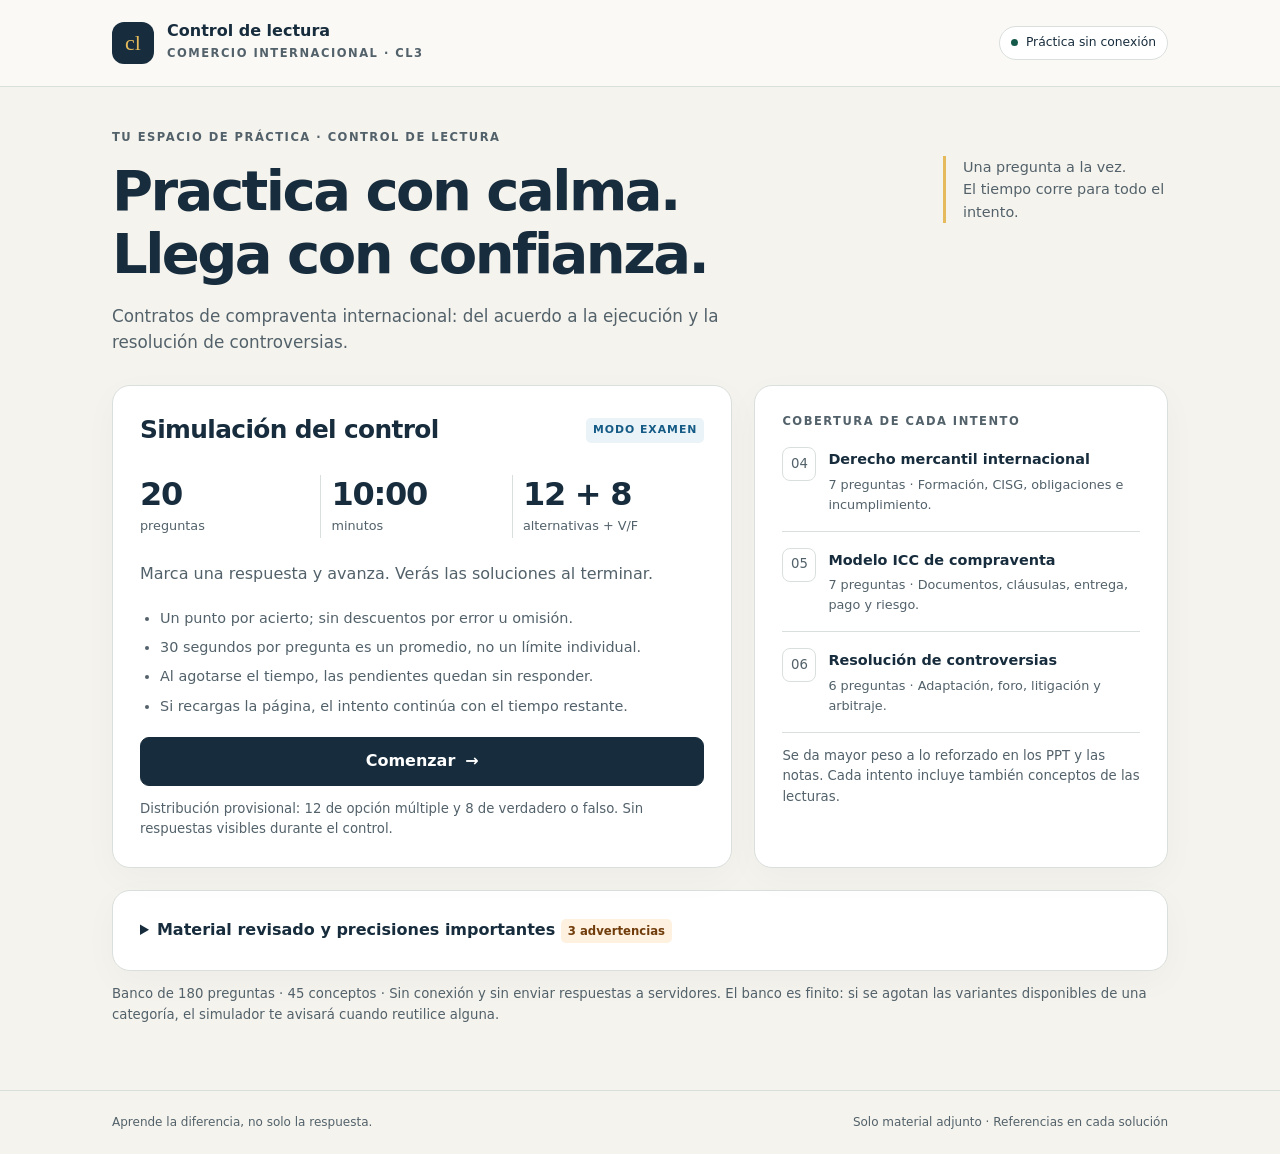
<file: index.html>
<!doctype html>
<html lang="es">
<head><meta charset="utf-8"><meta name="viewport" content="width=device-width, initial-scale=1"><meta name="theme-color" content="#172c3c"><title>CL3 · Simulador de compraventa internacional</title><style>:root{--ink:#172c3c;--muted:#52616a;--paper:#f5f3ed;--white:#fff;--line:#d9dfdc;--accent:#e4ba5c;--blue:#155b86;--pale:#eaf3f8;--orange:#8b4b0c;--orangebg:#fff1df;--green:#15594a;--greenbg:#eaf5ef;--shadow:0 10px 35px #172c3c08;font-family:Inter,"Segoe UI",system-ui,sans-serif;color:var(--ink);background:var(--paper);font-size:16px;line-height:1.55}
*{box-sizing:border-box}body{margin:0}button,select{font:inherit}button{cursor:pointer}button:disabled{cursor:default;opacity:.6}button:focus-visible,a:focus-visible,summary:focus-visible,select:focus-visible{outline:3px solid var(--blue);outline-offset:4px}button,a{-webkit-tap-highlight-color:transparent}h1,h2,h3,p{margin:0}h1{font-size:clamp(2rem,4.4vw,3.5rem);line-height:1.12;letter-spacing:-.045em;font-weight:700}h2{font-size:1.55rem;line-height:1.35;letter-spacing:-.025em}h3{font-size:1.1rem}p+p{margin-top:.8rem}small,.muted{color:var(--muted)}.shell{max-width:1120px;margin:auto;padding:0 32px}.top{border-bottom:1px solid var(--line);background:#faf9f6}.top .shell{min-height:86px;display:flex;align-items:center;justify-content:space-between;gap:20px}.brand{display:flex;align-items:center;gap:13px}.monogram{display:grid;place-items:center;width:42px;height:42px;background:var(--ink);color:var(--accent);font-family:Georgia,serif;font-size:22px;border-radius:12px}.brand strong{display:block;line-height:1.2}.eyebrow{font-size:.72rem;letter-spacing:.13em;font-weight:750;text-transform:uppercase;color:var(--muted)}.pill{display:inline-flex;align-items:center;gap:8px;padding:6px 11px;border:1px solid var(--line);border-radius:20px;font-size:.77rem;background:var(--white);white-space:nowrap}.offline-dot{width:7px;height:7px;background:var(--green);border-radius:50%}main{padding:42px 0 65px}.intro{display:flex;gap:38px;align-items:start;margin-bottom:30px}.intro>div:first-child{flex:1}.intro .eyebrow{margin:0 0 13px}.intro p{max-width:610px;margin-top:18px;color:var(--muted);font-size:1.05rem}.tagline{border-left:3px solid var(--accent);padding:0 0 0 17px;max-width:225px;margin-top:27px;color:var(--muted);font-size:.9rem}.grid{display:grid;grid-template-columns:minmax(0,1.5fr) minmax(250px,1fr);gap:22px}.card{background:var(--white);border:1px solid var(--line);border-radius:18px;padding:27px;box-shadow:var(--shadow)}.card-title{display:flex;align-items:center;justify-content:space-between;gap:10px}.tag{font-size:.68rem;text-transform:uppercase;letter-spacing:.09em;border-radius:5px;padding:4px 7px;background:var(--pale);color:var(--blue);font-weight:750}.metrics{display:grid;grid-template-columns:repeat(3,1fr);gap:10px;margin:28px 0 24px}.metrics div{border-right:1px solid var(--line)}.metrics div:last-child{border:0}.metrics strong{font-size:2rem;line-height:1.2;letter-spacing:-.04em;display:block;font-variant-numeric:tabular-nums}.metrics span{color:var(--muted);font-size:.8rem}.btn{border:1px solid var(--line);border-radius:9px;background:white;color:var(--ink);padding:11px 17px;font-weight:650;display:inline-flex;align-items:center;justify-content:center;gap:10px;text-decoration:none}.btn:hover{background:#f1f5f5}.btn.primary{color:white;background:var(--ink);border-color:var(--ink)}.btn.primary:hover{background:#294758}.btn.gold{background:var(--accent);border-color:var(--accent)}.btn.text{border-color:transparent;background:transparent;padding:8px 2px;color:var(--muted);font-size:.87rem}.wide{width:100%}.note{font-size:.83rem;color:var(--muted);margin-top:13px}.rules{padding-left:20px;margin:20px 0;font-size:.9rem;color:var(--muted)}.rules li+li{margin-top:7px}.chapter{display:flex;gap:12px;padding:16px 0;border-bottom:1px solid var(--line)}.chapter:last-child{border:0;padding-bottom:0}.chapter-no{font-size:.83rem;border:1px solid var(--line);border-radius:8px;min-width:34px;height:34px;display:grid;place-items:center;color:var(--muted)}.chapter p{font-size:.8rem;color:var(--muted);margin-top:3px}.chapter strong{font-size:.9rem}.materials{margin-top:22px}.materials summary{font-weight:650;cursor:pointer}.materials-body{padding-top:20px;font-size:.9rem}.material-list{padding-left:22px;overflow-wrap:anywhere}.material-list li+li{margin-top:9px}.notice{background:var(--orangebg);color:#714009;border:1px solid #e5cda9;border-radius:10px;padding:16px 19px;margin:16px 0}.notice p,.notice li{font-size:.86rem}.notice ul{padding-left:20px;margin:10px 0 0}.notice li+li{margin-top:10px}.notice strong{color:#613300}.statusbar{display:flex;justify-content:space-between;align-items:center;gap:16px;margin-bottom:19px}.statusbar p{font-size:.8rem;color:var(--muted)}.timer{background:var(--ink);color:#fff;border-radius:10px;padding:8px 17px;text-align:center;min-width:114px}.timer span{font-size:.66rem;letter-spacing:.1em;text-transform:uppercase;display:block;color:#d7e3e9}.timer strong{font-size:1.65rem;font-variant-numeric:tabular-nums;line-height:1.2}.timer.warning{color:#ffdda0;box-shadow:0 0 0 2px var(--accent)}.quiz-top{position:sticky;top:0;padding:12px 0 0;background:var(--paper);z-index:2}.progress{height:5px;background:#dce2df;border-radius:20px;overflow:hidden;margin:0 0 26px}.progress>div{height:100%;background:var(--blue);transition:width .15s}.quizwrap{max-width:820px;margin:auto}.question-card{padding:32px 36px}.question-card .eyebrow{margin-bottom:12px}.question-title{font-size:clamp(1.2rem,2.5vw,1.55rem);letter-spacing:-.02em;line-height:1.45;font-weight:650;outline:none}.question-title strong{color:#6c3c0c;box-shadow:inset 0 -.45em #f9e8c1}.options{display:grid;gap:11px;margin-top:27px}.answer{width:100%;border:1px solid #cbd5d7;border-radius:11px;background:white;color:var(--ink);display:flex;align-items:center;gap:15px;text-align:left;padding:16px 18px;min-height:62px;font-size:.99rem;line-height:1.45}.answer:hover:not(:disabled){background:#f1f6f8;border-color:var(--blue)}.answer .letter{display:grid;place-items:center;flex-shrink:0;width:30px;height:30px;border:1px solid var(--line);border-radius:7px;background:#f8f9f7;font-size:.8rem;font-weight:700}.quizfoot{display:flex;justify-content:space-between;align-items:center;gap:20px;padding:15px 2px}.quizfoot .note{margin:0;max-width:520px}.feedback{border:1px solid;border-radius:12px;padding:20px;margin-top:22px}.feedback.good{color:var(--green);border-color:#9cbbb0;background:var(--greenbg)}.feedback.bad{color:#703c0b;border-color:#dbba8e;background:var(--orangebg)}.feedback h3{margin-bottom:8px}.feedback p{font-size:.94rem}.feedback .btn{margin-top:16px}.source{font-size:.78rem;color:var(--muted);margin-top:14px;overflow-wrap:anywhere}.source li+li{margin-top:5px}.source ul{margin:7px 0 0;padding-left:18px}.result-head{display:flex;align-items:center;justify-content:space-between;gap:24px;margin-bottom:25px}.result-head h1{font-size:2.6rem}.score-circle{width:106px;height:106px;border:3px solid var(--blue);border-radius:50%;display:grid;place-content:center;text-align:center;background:white;flex-shrink:0}.score-circle strong{font-size:2.1rem;letter-spacing:-.05em;line-height:1.1}.score-circle span{font-size:.8rem;color:var(--muted)}.stats{display:grid;grid-template-columns:repeat(4,1fr);gap:12px;margin:22px 0}.stat{background:white;border:1px solid var(--line);border-radius:12px;padding:17px}.stat strong{display:block;font-size:1.7rem;font-variant-numeric:tabular-nums}.stat span{font-size:.8rem;color:var(--muted)}.actions{display:flex;gap:12px;flex-wrap:wrap;margin:22px 0}.weaklist{display:flex;flex-wrap:wrap;gap:8px;margin-top:15px}.weakitem{background:var(--orangebg);border:1px solid #e5cda9;padding:7px 10px;border-radius:7px;font-size:.8rem}.review-heading{display:flex;align-items:center;justify-content:space-between;gap:15px;margin:32px 0 15px}.review-heading select{max-width:210px;padding:8px 10px;border:1px solid var(--line);border-radius:8px;background:white;color:var(--ink);font-size:.85rem}.review{margin-top:12px}.review summary{list-style:none;cursor:pointer;display:flex;gap:12px;align-items:baseline}.review summary::-webkit-details-marker{display:none}.review summary:after{content:'+';margin-left:auto;font-size:1.2rem}.review[open] summary:after{content:'−'}.badge{font-size:.73rem;font-weight:750;white-space:nowrap;display:inline-block;border-radius:5px;padding:3px 7px}.badge.good{background:var(--greenbg);color:var(--green)}.badge.bad{background:var(--orangebg);color:#703c0b}.badge.blank{background:#edf0f3;color:#394b57}.review-q{font-size:.95rem;font-weight:600}.review-content{padding-top:22px}.review-option{padding:10px 13px;border:1px solid var(--line);border-radius:8px;margin-bottom:8px;font-size:.88rem}.review-option.right{border:2px solid var(--green);background:var(--greenbg)}.review-option.wrong{border:2px dashed var(--orange);background:var(--orangebg)}.review-option small{display:block;font-weight:700;color:inherit;margin-top:4px}.explanation{font-size:.93rem;margin-top:17px}.history{margin-top:22px}.history-row{display:flex;gap:15px;justify-content:space-between;border-bottom:1px solid var(--line);padding:11px 0;font-size:.86rem}.history-row:last-child{border:0}.storage-alert{font-size:.8rem;padding:12px;background:var(--orangebg);text-align:center}.empty{padding:22px;color:var(--muted);text-align:center}.sr-only{position:absolute;width:1px;height:1px;overflow:hidden;clip:rect(0,0,0,0)}footer{border-top:1px solid var(--line);padding:22px 0;color:var(--muted);font-size:.75rem}footer .shell{display:flex;justify-content:space-between;gap:15px}.modal-backdrop{position:fixed;inset:0;background:#172c3c88;display:grid;place-items:center;padding:20px;z-index:5}.modal{max-width:450px;background:white;padding:28px;border-radius:16px}.modal p{margin-top:12px;color:var(--muted)}.modal .actions{margin-bottom:0}dialog{border:0;padding:0;border-radius:16px;max-width:470px;width:calc(100% - 40px);color:var(--ink)}dialog::backdrop{background:#172c3c88}.modal{max-width:none}noscript{display:block;padding:30px;text-align:center}.topic-note{font-size:.8rem;color:var(--muted);margin:10px 0}.resume{border-color:var(--blue);margin-bottom:20px}.resume .actions{margin-bottom:0}
.answer:disabled{opacity:1;color:var(--muted)}.answer.picked{border:2px solid var(--blue);background:var(--pale);color:var(--ink)}
@media(max-width:700px){.shell{padding:0 18px}.top .shell{min-height:72px}.brand strong{font-size:.88rem}.brand .eyebrow{font-size:.59rem}.pill{font-size:.68rem;padding:5px 8px}.intro{margin-bottom:24px}.tagline{display:none}.grid{grid-template-columns:1fr}main{padding-top:28px}.card{padding:22px}.question-card{padding:25px 21px}.answer{padding:14px 13px;gap:12px}.stats{grid-template-columns:1fr 1fr}.stat{padding:13px 16px}.stat strong{font-size:1.45rem}.quizfoot{align-items:start;gap:12px}.quizfoot .note{flex:1}.quizfoot .btn{flex:0 0 112px}.review{padding:17px}.review summary{flex-wrap:wrap;gap:8px}.review-q{flex-basis:100%;order:2}.review summary:after{margin-left:auto}.result-head h1{font-size:2rem}.score-circle{width:89px;height:89px}.actions .btn{flex:1;min-width:150px}.review-heading{align-items:start;flex-direction:column;gap:10px}.review-heading select{max-width:100%;width:100%}footer .shell{flex-direction:column;gap:4px}.metrics strong{font-size:1.8rem}}
@media(prefers-reduced-motion:reduce){*{scroll-behavior:auto!important;transition:none!important}}
</style></head>
<body><header class="top"><div class="shell"><div class="brand"><span class="monogram" aria-hidden="true">cl</span><div><strong>Control de lectura</strong><span class="eyebrow">Comercio internacional · CL3</span></div></div><span class="pill"><span class="offline-dot" aria-hidden="true"></span>Práctica sin conexión</span></div></header><main id="app"><noscript>Activa JavaScript en tu navegador para utilizar los botones y el temporizador.</noscript></main><footer><div class="shell"><span>Aprende la diferencia, no solo la respuesta.</span><span>Solo material adjunto · Referencias en cada solución</span></div></footer><dialog id="finish-dialog" aria-labelledby="finish-title"><div class="modal"><h2 id="finish-title">¿Finalizar este intento?</h2><p id="finish-message"></p><div class="actions"><button class="btn" data-action="cancel-stop" autofocus>Seguir practicando</button><button class="btn primary" data-action="confirm-stop">Finalizar y ver resultado</button></div></div></dialog><script>/* Preguntas elaboradas exclusivamente a partir de los seis archivos adjuntos. */
const FUENTES = {
 c4: 'T6 - Jiménez, Guillermo (2012) Guía ICC del Comercio Internacional Prácticas globales para exportar e importar - Capítulo 4.pdf',
 c5: 'T6 - Jiménez, Guillermo (2012) Guía ICC del Comercio Internacional Prácticas globales para exportar e importar - Capítulo 5.pdf',
 c6: 'T6 - Jiménez, Guillermo (2012) Guía ICC del Comercio Internacional Prácticas globales para exportar e importar - Capítulo 6.pdf',
 p17: 'Clase 17 - 13-10-26.pptx', p18: 'Clase 18 - 15-10-26.pptx',
 n: 'CL3  Notas y resumenes mio- Contratos de Compraventa internacional.pdf'
};
const R = (file,loc) => ({file,loc});
const M = (text,right,wrong,explanation) => ({type:'mc',text,options:[right,...wrong],answer:0,explanation});
const T = (text,answer,explanation) => ({type:'tf',text,options:['Verdadero','Falso'],answer:answer?0:1,explanation});
const C = (id,chapter,title,weight,refs,items) => ({id,chapter,title,weight,refs,items});
const CONCEPTOS = [
C('acuerdo',4,'Formación y elementos del contrato',3,[R('p17','diapositivas 3–4 y 10–11'),R('n','páginas PDF 1–2')],[
 M('¿Qué característica distingue un contrato de compraventa de un simple intercambio de información?','Genera obligaciones jurídicamente exigibles entre las partes.',['Requiere reunir todas sus condiciones en un documento firmado.','Se limita a comunicar un precio sin intención de obligarse.','Exige una solicitud y una contraoferta en todos los casos.'],'El compromiso vinculante diferencia el contrato de la negociación. La solicitud y la contraoferta son pasos posibles, no requisitos universales.'),
 M('Las partes identifican los bienes, fijan cantidad y precio y expresan válidamente su acuerdo. ¿Qué detalle puede completarse mediante reglas supletorias de la CISG, si esta resulta aplicable?','El lugar de entrega.',['La identidad del bien que se negocia.','La existencia de una aceptación válida.','La intención de quedar obligado.'],'La clase menciona reglas supletorias de lugar y fecha de entrega. No todos los detalles de ejecución son indispensables para formar el acuerdo.'),
 T('La solicitud inicial y la contraoferta pueden faltar sin impedir que una oferta y una aceptación válidas formen el contrato.',true,'Es correcto: la solicitud y la contraoferta no son necesarias; el contrato se concreta cuando la aceptación surte efecto.'),
 T('Para formar el contrato, la cantidad y el precio deben estar expresados en cifras fijas; no basta prever criterios para determinarlos.',false,'El error es exigir cifras fijas. Corrección: la cantidad y el precio pueden estar definidos o ser determinables mediante criterios suficientes.')
]),
C('oferta',4,'Oferta y aceptación',3,[R('c4','páginas PDF 7 y 11 (impresas 71 y 75), §§4.5–4.7'),R('p17','diapositiva 4')],[
 M('¿Cuál reúne los rasgos de una oferta contractual?','Una propuesta suficientemente precisa con intención de obligarse si es aceptada.',['Una consulta sobre la disponibilidad de un producto.','Una lista publicitaria de precios sin intención de quedar obligado.','Una petición de información sobre condiciones de entrega.'],'No basta mencionar un precio. Se necesita precisión suficiente e intención de vincularse mediante la aceptación.'),
 M('Según la regla de formación explicada en la lectura, ¿cuándo surte efecto la aceptación?','Cuando llega al oferente.',['Cuando el destinatario envía su aceptación, aunque no haya llegado al oferente.','Cuando se emite la solicitud que precedió a la oferta.','Cuando se formula una contraoferta aún no aceptada.'],'La lectura distingue enviar una aceptación de que esta llegue al oferente, que es el momento de eficacia indicado.'),
 T('Indicar un precio durante una negociación no basta, por sí solo, para demostrar una oferta vinculante.',true,'Es correcto: también debe existir intención de obligarse y una propuesta suficientemente precisa.'),
 T('Una solicitud de cotización obliga al vendedor a celebrar la venta en cuanto el comprador la envía.',false,'Se confunde solicitud con oferta. Corrección: la solicitud pide información u oferta; el acuerdo exige una oferta y una aceptación válidas.')
]),
C('contraoferta',4,'Contraoferta y conflicto de formularios',3,[R('c4','páginas PDF 7 y 12 (impresas 71 y 76), §§4.5 y 4.7'),R('p17','diapositivas 4–5')],[
 M('Se ofrecen herramientas para entrega en abril. El comprador responde: «Acepto, pero la entrega debe ser en junio». El plazo es sustancial. ¿Qué es esta respuesta?','Una contraoferta que requiere aceptación.',['Una aceptación incondicional de la oferta original.','Una solicitud inicial sin efecto sobre la oferta.','Un contrato resuelto por incumplimiento.'],'Cambiar sustancialmente la fecha de entrega altera la oferta. Aceptar precio y cantidad no elimina ese cambio.'),
 M('En el intercambio de formularios, la respuesta solo añade un detalle no sustancial. Según el tratamiento descrito en la lectura, ¿qué puede ocurrir?','Puede formar el contrato si el oferente no se opone sin demora.',['Toda diferencia obliga a iniciar otra negociación desde cero.','Las condiciones del comprador prevalecen por ser comprador.','La diferencia resuelve un contrato previamente incumplido.'],'La lectura distingue cambios sustanciales de cambios menores. No toda diferencia documental recibe el mismo tratamiento.'),
 T('El conflicto de formularios puede aparecer cuando la proforma y la orden de compra incorporan condiciones generales distintas.',true,'Es correcto: las condiciones pueden contradecirse, por ejemplo, sobre arbitraje o tribunales. Deben aclararse las discrepancias.'),
 T('Cambiar sustancialmente la cantidad equivale a aceptar la oferta siempre que el precio unitario no cambie.',false,'El error es ignorar el cambio de cantidad. Corrección: una modificación sustancial puede ser rechazo y contraoferta, aunque conserve el precio unitario.')
]),
C('forma',4,'Contratos verbales y documentación',3,[R('c4','páginas PDF 3–4 (impresas 67–68), §4.2'),R('p17','diapositivas 6–9')],[
 M('¿Cuál NO es una ventaja práctica de la contratación no escrita señalada en clase?','Facilita demostrar con precisión todas las condiciones pactadas.',['Puede permitir cerrar operaciones con rapidez.','Reduce el costo de preparación documental.','Ofrece flexibilidad en intercambios sencillos.'],'La prueba de lo acordado es una limitación del acuerdo no escrito. Su agilidad no elimina malentendidos ni dificultades probatorias.'),
 M('¿Qué caracteriza al documento contractual integrado frente al intercambio de correos y formularios?','Reúne las condiciones y responsabilidades en un texto único.',['Impide que exista cualquier controversia posterior.','Es la única forma en que nace un contrato exigible.','Elimina el tiempo de redacción y revisión.'],'El texto integrado facilita identificar y probar lo pactado, pero exige preparación. Los documentos intercambiados también pueden formar un contrato.'),
 T('Un acuerdo verbal puede ser exigible bajo el marco correspondiente, aunque sea más difícil probar su contenido.',true,'Es correcto: la exigibilidad y la facilidad de prueba son asuntos diferentes. Deben considerarse las exigencias de forma aplicables.'),
 T('Un conjunto de correos y documentos comerciales no puede constituir un contrato porque carece de un documento único llamado «contrato».',false,'El error es confundir el acuerdo con su soporte. Corrección: comunicaciones y documentos pueden formar conjuntamente un contrato vinculante.')
]),
C('cisg',4,'Ámbito de la CISG',3,[R('c4','páginas PDF 6–8 (impresas 70–72), §4.5'),R('p17','diapositiva 15')],[
 M('¿Qué materia queda fuera del ámbito de la CISG, según la lectura?','Los efectos de la compraventa sobre la transmisión de propiedad.',['La formación del contrato dentro de su ámbito.','Las obligaciones de comprador y vendedor.','Los remedios frente al incumplimiento de la compraventa.'],'La lectura remite los efectos sobre la propiedad al derecho nacional. No debe confundirse esta exclusión con las obligaciones de la venta.'),
 M('¿Cuál describe correctamente la CISG en el material?','Es una convención internacional que proporciona reglas uniformes para determinadas compraventas de mercancías.',['Es un contrato privado que ICC firma por las empresas.','Es una norma nacional peruana sobre trámites aduaneros.','Es un sistema que sustituye todos los derechos nacionales en cualquier operación.'],'Su finalidad es uniformar reglas en su ámbito; no abarca toda operación ni elimina el derecho nacional. Las notas que dicen «Tratado Nacional» contienen un error.'),
 T('La CISG regula la formación y las obligaciones de la compraventa en su ámbito, pero no todos los aspectos jurídicos de la operación.',true,'Es correcto: por ejemplo, los efectos sobre la propiedad quedan fuera. Se distingue la obligación de transferir del régimen de sus efectos.'),
 T('La CISG y los Incoterms determinan por sí solos el momento en que se transmite el título de propiedad.',false,'El error es atribuirles el régimen de propiedad. Corrección: debe examinarse el derecho nacional aplicable y lo válidamente pactado; ni la CISG ni los Incoterms cubren esos efectos.')
]),
C('exclusiones',4,'Exclusiones de la CISG',1,[R('c4','página PDF 7 (impresa 71), §4.5.a'),R('n','página PDF 8')],[
 M('¿Cuál de estas operaciones está expresamente excluida del ámbito descrito de la CISG?','La venta para uso personal.',['Una venta internacional de herramientas para reventa.','Una venta internacional de mobiliario entre empresas.','Una venta comercial internacional de tejidos.'],'La lectura incluye las ventas para uso personal entre las exclusiones. Las otras son ejemplos de bienes comerciados entre empresas.'),
 M('¿Cuál NO aparece entre las exclusiones de operaciones mencionadas en la lectura?','La compraventa internacional de ropa para reventa.',['La compraventa de electricidad.','La compraventa de aeronaves.','Las operaciones sobre valores.'],'La ropa para reventa es mercancía comercial. Electricidad, aeronaves y valores figuran expresamente entre las exclusiones descritas.'),
 T('En el ámbito presentado, un contrato en el que los servicios desempeñan un papel preponderante no queda sometido automáticamente a la CISG.',true,'Es correcto: la lectura excluye la aplicación automática cuando predominan los servicios. No equivale a una compraventa ordinaria de bienes.'),
 T('La CISG se aplica automáticamente a cualquier contrato internacional, incluidas las operaciones de valores.',false,'El error es ampliar su ámbito a toda operación. Corrección: la CISG tiene restricciones y excluye, entre otras, las operaciones sobre valores.')
]),
C('autonomia',4,'Autonomía y exclusión de la CISG',2,[R('c4','páginas PDF 6–7 (impresas 70–71), §4.5'),R('c5','página PDF 4 (impresa 81), §5.1')],[
 M('Las partes eligen la ley de un país que integra la CISG en su derecho. ¿Qué conclusión es correcta?','La elección de esa ley no excluye necesariamente la CISG.',['La CISG queda excluida por mencionar cualquier país.','Ya no hace falta distinguir ley aplicable de foro.','La elección convierte a ICC en tribunal competente.'],'La CISG puede formar parte del derecho elegido. La lectura exige atención a su exclusión expresa, no asumirla por elegir una ley nacional.'),
 M('¿Qué expresa el principio de autonomía de las partes en el material?','Pueden excluir la CISG o modificar el efecto de sus disposiciones dentro de los límites correspondientes.',['Pueden ignorar toda norma nacional obligatoria.','Deben aplicar íntegramente la CISG sin modificar nada.','Pueden imponer unilateralmente condiciones nuevas tras la aceptación.'],'La libertad contractual permite excluir o variar disposiciones, pero no autoriza a desconocer sin límites otras normas ni a modificar unilateralmente lo pactado.'),
 T('Las partes pueden usar la CISG como marco principal y recurrir a una ley nacional para asuntos no cubiertos.',true,'Es correcto: la lectura contempla emplear el derecho nacional para cubrir vacíos y cuestiones fuera del ámbito de la Convención.'),
 T('Elegir una ley nacional y excluir expresamente la CISG son siempre decisiones equivalentes.',false,'El error es tratarlas como equivalentes. Corrección: una ley nacional puede incluir la CISG; excluirla puede requerir una disposición expresa.')
]),
C('sistemas',4,'Familias jurídicas',1,[R('c4','páginas PDF 4–5 (impresas 68–69), §4.3')],[
 M('¿Qué familia jurídica se caracteriza en la lectura por el papel central de los precedentes judiciales?','Common law o derecho consuetudinario.',['Derecho civil o continental.','Sharía o derecho islámico.','Lex mercatoria como código estatal único.'],'En el common law los fallos anteriores tienen un papel central. El derecho civil destaca por sus códigos y la sharía por sus fuentes religiosas.'),
 M('¿Cuál es la asociación correcta?','Derecho civil o continental: importancia de leyes y códigos.',['Common law: ausencia de leyes escritas.','Sharía: exclusión de toda fuente religiosa.','Derecho civil: identidad absoluta entre las normas de todos sus países.'],'La clasificación describe rasgos predominantes. El common law también tiene leyes y los países de una familia no tienen normas idénticas.'),
 T('La sharía atribuye importancia a principios religiosos como fuente jurídica, según la clasificación del capítulo.',true,'Es correcto: este es el rasgo que la lectura contrasta con las familias civil y consuetudinaria.'),
 T('Dos países de common law tienen necesariamente reglas comerciales idénticas.',false,'El error es confundir familia con identidad normativa. Corrección: incluso sistemas de una misma familia pueden presentar diferencias importantes.')
]),
C('conformidad',4,'Conformidad de la mercancía',3,[R('c4','página PDF 8 (impresa 72), §4.5.b'),R('p17','diapositiva 14')],[
 M('¿Qué debe examinarse para determinar si la mercancía es conforme, según la clase?','Cantidad, calidad, tipo y embalaje acordados.',['Solo que el vendedor haya enviado alguna mercancía.','Únicamente que la factura tenga el precio correcto.','Solo la fecha en que se contrata el seguro.'],'La conformidad atañe a las características pactadas de los bienes y su embalaje. No se satisface únicamente con enviar algo o emitir una factura.'),
 M('Se pactan herramientas de un tipo específico y el vendedor entrega otro tipo con el mismo valor. ¿Cuál es el problema?','Falta de conformidad respecto del tipo acordado.',['Cumplimiento conforme, porque el valor económico es el mismo.','Una modificación contractual aceptada necesariamente por el comprador.','Una falta exclusiva de documentación, sin relación con la mercancía.'],'Mantener el valor no corrige entregar un tipo distinto. El tipo forma parte de la conformidad exigida.'),
 T('La aptitud para el uso ordinario y, bajo las condiciones pertinentes, para un uso especial comunicado al vendedor puede ser relevante para la conformidad.',true,'Es correcto: la lectura añade estas exigencias a las características expresamente pactadas.'),
 T('Si la cantidad y el precio son correctos, un embalaje contrario a lo acordado no afecta la conformidad.',false,'El error es excluir el embalaje. Corrección: también debe corresponder a lo pactado, junto con cantidad, calidad y tipo.')
]),
C('aviso',4,'Inspección y aviso de defectos',3,[R('c4','página PDF 8 (impresa 72), §4.5.b'),R('n','página PDF 9')],[
 M('El comprador descubre un defecto y desea invocar la falta de conformidad. ¿Qué debe cuidar además de probar el defecto?','Comunicarlo dentro del plazo correspondiente.',['Esperar indefinidamente hasta que el vendedor lo descubra.','Dejar que la mercancía se deteriore para elevar el reclamo.','Prescindir de revisar el contenido del contrato.'],'La lectura advierte que la falta de comunicación oportuna puede hacer perder el derecho a invocar la no conformidad.'),
 M('¿Cuál es la afirmación INCORRECTA sobre los defectos?','La existencia del defecto permite al comprador ignorar los plazos de notificación.',['El comprador debe inspeccionar la mercancía.','El aviso oportuno de la falta de conformidad importa.','Pueden pactarse disposiciones sobre la notificación de defectos.'],'Tener un defecto real no vuelve irrelevantes los plazos. La revisión y la comunicación forman parte de la gestión del reclamo.'),
 T('El momento en que el comprador descubrió o debió descubrir el defecto es relevante para el plazo de comunicación descrito.',true,'Es correcto: la lectura se refiere a un plazo razonable desde el descubrimiento real o debido.'),
 T('Inspeccionar la mercancía sustituye la necesidad de comunicar la falta de conformidad al vendedor.',false,'Se confunden dos actuaciones. Corrección: revisar los bienes y avisar los defectos son pasos distintos; la inspección no sustituye la notificación.')
]),
C('esencial',4,'Incumplimiento esencial y ordinario',3,[R('c4','página PDF 9 (impresa 73), §4.6.a'),R('p18','diapositivas 9–10')],[
 M('¿Qué distingue al incumplimiento esencial?','Priva sustancialmente a la contraparte de lo que tenía derecho a esperar.',['Es cualquier diferencia, por pequeña que sea.','Solo puede cometerlo el vendedor.','Se identifica únicamente por el número de días de demora.'],'La gravedad depende del perjuicio concreto y del contrato, no de que exista cualquier desviación ni de quién incumpla.'),
 M('Se cumple lo principal y existe una merma comercialmente insignificante. ¿Qué concepto usa la lectura?','Cumplimiento sustancial.',['Incumplimiento esencial automático.','Exequátur.','Reserva de dominio ampliada.'],'La lectura contrapone el cumplimiento de lo principal con desviaciones menores al incumplimiento que destruye sustancialmente el beneficio esperado.'),
 T('La falta de recepción o de colaboración necesaria por el comprador puede constituir incumplimiento.',true,'Es correcto: las obligaciones del comprador no se agotan en pagar; también incluyen recibir y facilitar la entrega cuando corresponda.'),
 T('Toda entrega tardía autoriza a resolver de inmediato el contrato por incumplimiento esencial.',false,'El error es equiparar cualquier retraso a uno esencial. Corrección: deben examinarse sus efectos, lo pactado y los requisitos del remedio.')
]),
C('remedios',4,'Remedios y sus requisitos',3,[R('c4','páginas PDF 9–10 (impresas 73–74), §4.6'),R('p18','diapositivas 11–12')],[
 M('¿De qué dependen las soluciones jurídicas disponibles ante un incumplimiento?','Del contrato, el derecho aplicable y la naturaleza y gravedad del incumplimiento.',['Solo de que el comprador prefiera terminar la operación.','Solo de la nacionalidad del transportista.','Del nombre del documento usado, sin atender a su contenido.'],'La lectura identifica esos tres factores. Un remedio no se aplica automáticamente a cualquier incumplimiento.'),
 M('El vendedor corrige un defecto cuando procede. ¿Qué concepto corresponde?','Subsanación.',['Mitigación del daño por el comprador.','Resolución del contrato.','Renuncia al derecho de reclamar.'],'Subsanar es corregir el incumplimiento. Reconocer sentencias, elegir tribunal y retener la propiedad tienen funciones diferentes.'),
 T('La reducción del precio y la indemnización son remedios distintos que deben examinarse conforme a sus requisitos.',true,'Es correcto: el material enumera varios remedios; no convierte su disponibilidad en automática ni los trata como la misma medida.'),
 T('La resolución elimina necesariamente los derechos por daños y las cláusulas sobre controversias.',false,'El error es ampliar sus efectos a todo. Corrección: puede dar lugar a restituciones y no elimina necesariamente ni las cláusulas de controversias ni los derechos por daños.')
]),
C('mitigacion',4,'Mitigación del daño',3,[R('c4','páginas PDF 9–10 (impresas 73–74), §4.6'),R('p18','diapositiva 12')],[
 M('Un lote de tomates es de calidad inferior a la pactada, pero todavía puede venderse. ¿Qué conducta refleja la mitigación?','Adoptar medidas razonables para venderlo y reducir las pérdidas.',['Dejarlo pudrir para reclamar una suma mayor.','Suponer que la indemnización será ilimitada.','Eliminar los documentos que prueban el defecto.'],'La lectura utiliza este ejemplo para exigir esfuerzos razonables de reducción del daño, sin negar el incumplimiento inicial.'),
 M('Un comprador recibe bienes defectuosos que todavía tienen valor comercial. ¿Qué afirmación es INCORRECTA?','Puede agravarse deliberadamente el daño porque el vendedor incumplió primero.',['Deben considerarse medidas razonables para limitar las pérdidas.','El deber de reducir el daño no borra el incumplimiento original.','La posibilidad de aprovechar comercialmente los bienes puede ser relevante.'],'El incumplimiento del vendedor no autoriza a aumentar las pérdidas. Mitigar exige medidas razonables para reducirlas.'),
 T('La parte perjudicada debe adoptar medidas razonables para reducir sus pérdidas.',true,'Es correcto: mitigar es limitar el daño; no significa que el incumplimiento desaparezca ni que se pierda automáticamente todo reclamo.'),
 T('El deber de mitigar permite aumentar deliberadamente las pérdidas para fortalecer la reclamación.',false,'La afirmación invierte el deber. Corrección: deben tomarse medidas razonables para reducir las pérdidas, no agravarlas deliberadamente.')
]),
C('precontrato',4,'Negociación y cartas de intenciones',1,[R('c4','páginas PDF 11–12 (impresas 75–76), §4.7')],[
 M('¿Qué afirmación es correcta sobre una carta de intenciones?','Puede llegar a ser vinculante según su contenido y la ley aplicable.',['Su nombre garantiza que nunca obliga.','Siempre equivale a un laudo arbitral.','Sustituye por sí sola cualquier autorización pendiente.'],'Los efectos no dependen solo del título. El detalle, las reservas y el marco jurídico influyen en su posible fuerza vinculante.'),
 M('¿Cuál es un riesgo de las declaraciones realizadas durante las negociaciones?','Las afirmaciones engañosas pueden generar responsabilidad.',['Toda consulta inicial forma automáticamente el contrato definitivo.','La fase previa carece de cualquier relevancia jurídica.','Un catálogo obliga necesariamente a aceptar todos los pedidos.'],'La lectura admite libertad de negociación, pero advierte sobre declaraciones engañosas y recomienda buena fe.'),
 T('Un acuerdo preliminar puede servir mientras se espera la aprobación de un préstamo o una autorización.',true,'Es correcto: permite avanzar en aspectos básicos con asuntos pendientes; eso no resuelve por sí solo cuáles serán sus efectos vinculantes.'),
 T('Llamar «memorando» a un documento impide que un tribunal lo considere vinculante.',false,'El error es dar al nombre un efecto absoluto. Corrección: los efectos del acuerdo preliminar dependen de su contenido, circunstancias y ley aplicable.')
]),
C('instituciones',4,'Instituciones y marcos normativos',2,[R('p17','diapositivas 15–16')],[
 M('¿Qué institución se asocia en clase con requisitos y certificación sanitaria y fitosanitaria agropecuaria en Perú?','SENASA.',['PROMPERÚ.','CNUDMI/UNCITRAL.','ICC.'],'La clase asigna esa función a SENASA. PROMPERÚ apoya a exportadores; ICC elabora reglas comerciales y CNUDMI elaboró la CISG.'),
 M('¿Cuál es la asociación INCORRECTA?','ICC: autoridad pública que aprueba los contratos de cada exportador.',['SUNAT/Aduanas: despacho aduanero, tributos y formalidades.','PROMPERÚ: información y apoyo a empresas exportadoras.','MINCETUR: política y acuerdos comerciales.'],'ICC desarrolla reglas y modelos; no es una autoridad pública que apruebe contratos. CNUDMI tampoco supervisa contratos privados.'),
 T('La CNUDMI/UNCITRAL elaboró la CISG, pero no aprueba ni supervisa los contratos entre empresas.',true,'Es correcto: debe distinguirse la elaboración del marco normativo de la aprobación de operaciones privadas.'),
 T('PROMPERÚ es la entidad encargada de los tributos y del despacho aduanero de cada exportación.',false,'Se atribuye la función a otra institución. Corrección: esas tareas corresponden a SUNAT/Aduanas; PROMPERÚ brinda información y apoyo exportador.')
]),
C('modelo',5,'Destino y usuarios del Modelo ICC',2,[R('c5','páginas PDF 2 y 8 (impresas 79 y 85), §§5.1 y 5.5')],[
 M('¿Para qué operación está pensado específicamente el Modelo ICC estudiado?','Compraventa internacional de mercancía manufacturada para reventa.',['Venta directa al consumidor de cualquier servicio.','Adquisición de participaciones de una empresa.','Contratación laboral de los operarios del comprador.'],'La lectura delimita el modelo a bienes manufacturados para reventa y lo diseña para trabajar con la CISG.'),
 M('¿Qué empresas destaca la lectura como usuarias especialmente beneficiadas por el modelo?','Nuevas y pequeñas empresas con menor experiencia internacional.',['Únicamente grandes multinacionales con formularios propios.','Solo bancos que abren cartas de crédito.','Exclusivamente compañías de seguros de transporte.'],'El modelo ofrece una estructura útil a empresas sin formularios internacionales desarrollados; también puede servir a compradores y vendedores.'),
 T('El Modelo ICC de compraventa puede ser útil tanto para el vendedor como para el comprador.',true,'Es correcto: no queda reservado al exportador por llamarse contrato de venta; también puede emplearse en acuerdos de compra.'),
 T('El Modelo ICC estudiado está concebido para servir automáticamente a toda clase de operación internacional.',false,'El error es ignorar su ámbito. Corrección: está adaptado a compraventa de manufacturas para reventa; otras operaciones requieren disposiciones diferentes.')
]),
C('documentos',5,'Documentos que forman el contrato',3,[R('c5','páginas PDF 4–5 (impresas 81–82), §5.2'),R('p17','diapositiva 8')],[
 M('En la vía en que la orden de compra es la oferta, ¿qué función cumple la confirmación conforme del vendedor?','Aceptación de la oferta del comprador.',['Una nueva solicitud de cotización aunque no cambie ninguna condición.','Una contraoferta por el solo hecho de proceder del vendedor.','Un documento sin posible efecto en la formación del contrato.'],'La lectura presenta esta vía de formación: orden como oferta y confirmación del vendedor como aceptación.'),
 M('La proforma contiene una oferta vinculante y el comprador responde con una orden de compra que refleja sus condiciones. ¿Qué función cumple esa respuesta?','Aceptación de la oferta de la proforma.',['Contraoferta necesariamente, por usar otro documento.','La primera oferta en todos los casos, aunque la proforma ya fuera vinculante.','Una mera consulta que nunca puede expresar aceptación.'],'La función depende del contenido y de la secuencia, no solo del nombre: la proforma también puede ser la primera oferta.'),
 T('Una orden de compra puede funcionar como oferta o como aceptación, dependiendo de la negociación y su contenido.',true,'Es correcto: las dos vías de la lectura muestran funciones distintas para documentos con el mismo nombre.'),
 T('La factura proforma solo puede ser informativa y nunca puede constituir la oferta vinculante.',false,'El error es negar la segunda vía de formación. Corrección: una proforma puede ser la oferta que el comprador acepta.')
]),
C('proforma',5,'Proforma y solicitud de cotización',2,[R('c5','páginas PDF 4–5 (impresas 81–82), §5.2')],[
 M('¿Cuál es la función de una solicitud de cotización o RFQ?','Pedir precio y condiciones al posible vendedor.',['Confirmar necesariamente un pedido ya aceptado.','Emitir la factura comercial definitiva de una entrega realizada.','Declarar la conformidad de mercancía ya recibida.'],'La RFQ solicita información u oferta comercial; no es un mecanismo de controversias ni determina por sí sola la propiedad.'),
 M('¿Qué utilidad de la proforma destaca la lectura?','Permite anticipar cómo será la factura comercial y facilita gestionar un crédito documentario.',['Sustituye universalmente cualquier documento de transporte.','Garantiza que todos los bienes cumplen la calidad pactada.','Impide que el comprador formule una contraoferta.'],'La similitud con la factura final informa del costo previsto y sirve de base a los bancos; no certifica por sí sola la mercancía.'),
 T('La factura proforma puede ayudar al comprador a conocer el costo previsto de la operación.',true,'Es correcto: presenta anticipadamente las condiciones y la forma de la factura comercial definitiva.'),
 T('La RFQ y la confirmación del vendedor tienen necesariamente la misma función contractual.',false,'Se confunde pedir una cotización con confirmar un pedido. Corrección: la RFQ solicita precio y condiciones; una confirmación conforme puede expresar aceptación.')
]),
C('condiciones',5,'Condiciones específicas y generales',3,[R('c5','páginas PDF 7–8 (impresas 84–85), §§5.4 y 5.6')],[
 M('¿Dónde se recogen los datos de cantidad, mercancía, precio y lugar de entrega de una operación concreta en el Modelo ICC?','En las condiciones específicas.',['En las condiciones generales, como datos fijos de todas las ventas.','En los usos del sector, sin necesidad de identificar la venta concreta.','Únicamente en documentos posteriores a la ejecución del contrato.'],'Las específicas reúnen las decisiones de esa venta. Las generales las complementan con disposiciones jurídicas y soluciones por defecto.'),
 M('Una casilla de las condiciones específicas queda vacía. ¿Qué conclusión es correcta?','Puede operar la disposición por defecto de las condiciones generales.',['El tema queda necesariamente sin ninguna regulación.','El contrato entero se vuelve automáticamente inexistente.','La casilla vacía constituye una cláusula de arbitraje ad hoc.'],'La estructura del modelo incluye reglas por defecto; no toda omisión implica falta total de regulación.'),
 T('Las condiciones generales complementan las decisiones de las condiciones específicas y pueden proporcionar soluciones por defecto.',true,'Es correcto: esa es la función jurídica de la segunda parte del modelo.'),
 T('Las condiciones generales solo reproducen la cantidad y el precio concretos y no contienen soluciones jurídicas.',false,'La afirmación confunde las dos partes. Corrección: los datos concretos se incluyen en las específicas y las generales contienen disposiciones jurídicas complementarias.')
]),
C('otroscontratos',5,'Adaptación del modelo a la operación',2,[R('c5','páginas PDF 6–7 (impresas 83–84), §5.3'),R('p17','diapositiva 13')],[
 M('¿Qué necesidad distingue especialmente un suministro de varios años de una venta puntual?','Mecanismos para ajustar precios y organizar entregas periódicas.',['Conservar sin revisión las condiciones de una venta puntual, aunque cambien los costos.','Omitir el calendario porque habrá entregas periódicas.','Sustituir los mecanismos de ajuste por una descripción genérica del producto.'],'Un contrato prolongado debe contemplar fluctuaciones y entregas a lo largo del tiempo; una venta puntual puede no preverlas.'),
 M('Un acuerdo transmite derechos de uso de una patente, sin venta de bienes tangibles. ¿Qué categoría corresponde?','Licencia de propiedad intelectual o transferencia de tecnología.',['Compraventa puntual de mercancía manufacturada.','Inspección previa a la expedición.','Reserva simple de dominio.'],'La lectura distingue derechos de propiedad intelectual de bienes tangibles; requieren otro tipo de acuerdo.'),
 T('Un contrato de fabricación a medida puede necesitar coordinación específica antes y durante la producción.',true,'Es correcto: esa colaboración dificulta aplicar sin adaptación un modelo destinado a una compraventa puntual.'),
 T('Un contrato de compraventa de una máquina sirve automáticamente para una adquisición de acciones de la empresa fabricante.',false,'Se confunden bienes con participaciones. Corrección: una adquisición de acciones corresponde a otra operación, sujeta a reglas y cláusulas propias.')
]),
C('descripcion',5,'Descripción precisa y prueba documental',3,[R('c5','páginas PDF 8–10 (impresas 85–87), §5.6.b'),R('p17','diapositivas 14 y 18')],[
 M('¿Qué descripción reduce mejor la ambigüedad de calidad?','Una que establece características comprobables y criterios objetivos.',['La expresión «calidad excelente» sin otro criterio.','Una descripción que omite el uso comercial relevante.','La frase «producto premium» sin definirla.'],'La lectura recomienda precisión suficiente. Los calificativos vagos dificultan probar qué calidad se pactó.'),
 M('Se pacta una carta de crédito. La factura describe un producto superior, pero de manera distinta a la descripción exigida. ¿Qué advierte la lectura?','La discrepancia documental puede ocasionar el rechazo de los documentos.',['La mayor calidad obliga al banco a aceptar cualquier texto.','La calidad superior elimina las obligaciones documentarias.','La diferencia cambia el contrato a mediación.'],'La conformidad documental es independiente de que el bien sea mejor. Una diferencia de descripción puede impedir el pago documentario.'),
 T('Una descripción demasiado extensa puede generar discrepancias si una parte se omite en los documentos del crédito.',true,'Es correcto: la precisión debe ser útil; añadir detalles innecesarios también puede dificultar el cumplimiento documental.'),
 T('Una descripción como «muebles de primera» evita toda controversia aunque no defina criterios de calidad.',false,'El error es atribuir precisión a una frase vaga. Corrección: conviene definir características objetivas y suficientes para identificar lo pactado.')
]),
C('incoterms',5,'Entrega, Incoterms y lugar preciso',3,[R('c5','página PDF 11 (impresa 88), §5.6.d'),R('c4','páginas PDF 1–2 (impresas 65–66), §4.1')],[
 M('¿Qué NO determinan las reglas Incoterms según las lecturas?','Los efectos de la compraventa sobre la titularidad de la mercancía.',['La distribución de determinados costos entre comprador y vendedor.','El punto de transmisión del riesgo de entrega.','Responsabilidades relativas al despacho aduanero.'],'Los Incoterms organizan obligaciones de entrega, costos y riesgo entre las partes; no regulan los efectos sobre la propiedad.'),
 M('¿Qué precisión conviene acompañar a la regla Incoterms que se incorpore al contrato?','La versión y el lugar o punto pertinente definido con precisión.',['Solo la nacionalidad de los árbitros.','Un calificativo general como «entrega habitual».','La afirmación de que todos los gastos y riesgos coinciden siempre.'],'La lectura destaca que el lugar exacto importa y que reglas sectoriales pueden diferir. Debe indicarse expresamente la versión deseada.'),
 T('Las obligaciones del porteador frente al expedidor se rigen por el contrato y las normas de transporte, no simplemente por el Incoterm pactado entre comprador y vendedor.',true,'Es correcto: los Incoterms cubren relaciones entre vendedor y comprador; no sustituyen las normas del transporte.'),
 T('Incluir una regla Incoterms vuelve innecesario precisar el punto de entrega.',false,'El error es suponer precisión automática. Corrección: deben describirse el lugar y, cuando corresponda, el punto exacto pertinente.')
]),
C('psi',5,'Inspección previa a la expedición',2,[R('c5','páginas PDF 11–12 (impresas 88–89), §5.6.f')],[
 M('Si se acuerda inspección previa a la expedición, ¿qué debe hacer el vendedor según el modelo descrito?','Notificar cuándo estará disponible la mercancía para inspección.',['Esperar a que los bienes lleguen al comprador para avisar.','Suponer que pactar la inspección elimina la necesidad de coordinar su disponibilidad.','Delegar el aviso al comprador aunque este no conozca cuándo están listos.'],'La disponibilidad debe comunicarse para que pueda realizarse el control convenido antes del envío.'),
 M('¿Qué inspector aconseja la lectura para reducir dudas de neutralidad?','Una agencia independiente y reputada.',['Un empleado del vendedor, por considerarlo neutral por el solo hecho de conocer los bienes.','Un agente del comprador, por considerar que su vínculo garantiza neutralidad.','Cualquiera de las partes, sin necesidad de definir independencia ni alcance.'],'La independencia del inspector favorece un control neutral. Un agente de una parte puede suscitar dudas cuando aparece la disputa.'),
 T('La inspección previa al envío puede ser un control de calidad y una herramienta contra el fraude.',true,'Es correcto: la lectura destaca ambas utilidades y recomienda definir sus detalles contractualmente.'),
 T('La inspección previa a la expedición se realiza necesariamente después de entregar la mercancía en destino.',false,'La afirmación invierte el momento. Corrección: es una inspección anterior al envío, cuyos lugar, alcance y responsables deben acordarse.')
]),
C('dominio',5,'Reserva de dominio',3,[R('c5','página PDF 12 (impresa 89), §5.6.g')],[
 M('¿Qué establece la cláusula simple de reserva de dominio?','El vendedor conserva la propiedad hasta el pago íntegro del precio.',['El vendedor conserva únicamente el riesgo aunque el comprador pague todo.','La propiedad pasa siempre al cargar el buque, por mandato de la CISG.','El comprador adquiere la propiedad solo por pedir una cotización.'],'La reserva simple vincula la titularidad al pago íntegro; su eficacia debe examinarse con el derecho nacional aplicable.'),
 M('¿Qué distingue a una reserva ampliada respecto de una simple?','Busca extender la protección a elementos adicionales, como el producto de la reventa o bienes transformados.',['Elimina la necesidad de verificar la ley nacional.','Convierte todo reclamo en una sentencia automáticamente ejecutable.','Se limita necesariamente al pago de ese único precio sin más alcance.'],'La lectura menciona ampliaciones sobre ingresos de reventa y bienes mezclados o manufacturados. Su admisibilidad depende de la legislación.'),
 T('La validez y alcance de una reserva de dominio deben comprobarse conforme al derecho nacional aplicable.',true,'Es correcto: ni la CISG ni los Incoterms regulan esos efectos de titularidad; algunas jurisdicciones pueden exigir formalidades.'),
 T('La reserva simple transmite la propiedad al comprador antes del pago íntegro por el solo hecho de entregar físicamente los bienes.',false,'El error es ignorar la reserva. Corrección: bajo una cláusula simple válida, el vendedor conserva la propiedad hasta el pago completo.')
]),
C('pago',5,'Medios y condiciones de pago',3,[R('c5','página PDF 13 (impresa 90), §5.6.h'),R('n','página PDF 14')],[
 M('El comprador paga antes de la entrega. ¿Qué modalidad corresponde?','Pago anticipado.',['Cuenta abierta.','Cobranza con documentos contra aceptación.','Pago después de la entrega contra factura.'],'En el anticipo se paga antes de entregar. La cuenta abierta permite cobrar después de la entrega en las condiciones acordadas.'),
 M('En una cobranza documentaria, ¿qué significan las opciones D/P y D/A de la lectura?','Documentos contra pago y documentos contra aceptación.',['Documentos contra aceptación y documentos contra pago, respectivamente.','Pago anticipado y cuenta abierta, respectivamente.','Crédito confirmado y crédito sin confirmar, respectivamente.'],'Son dos opciones de cobranza: la entrega documental se vincula al pago o a la aceptación según se pacte.'),
 T('La cobranza documentaria y el crédito documentario son modalidades diferentes; no basta que ambas involucren documentos para tratarlas como idénticas.',true,'Es correcto: los bancos tramitan una cobranza bajo instrucciones, mientras el crédito exige una presentación documentaria conforme a sus condiciones.'),
 T('En cuenta abierta, el comprador paga necesariamente antes de que se entregue la mercancía.',false,'Se confunde con el anticipo. Corrección: en cuenta abierta se cobra después de la entrega, conforme al plazo pactado.')
]),
C('documental',5,'Obligaciones documentarias',3,[R('c5','página PDF 13 (impresa 90), §5.6.i'),R('c4','página PDF 8 (impresa 72), §4.5.b')],[
 M('En una venta documentaria, ¿qué afirmación es correcta?','Entregar documentos conformes puede ser tan importante como entregar mercancía conforme.',['La entrega física vuelve irrelevante cualquier documento.','Los bancos comprueban directamente todos los bienes en vez de los documentos.','El documento de transporte puede reemplazarse sin atender a lo exigido.'],'La lectura advierte que un incumplimiento documental puede comprometer la operación completa, especialmente con carta de crédito.'),
 M('El crédito exige un documento de transporte específico y el vendedor presenta otro. ¿Qué problema existe?','Una posible falta de conformidad documental, aunque los bienes sean correctos.',['Cumplimiento completo, porque la conformidad física corrige el documento equivocado.','Una mera diferencia de calidad del bien, sin relevancia documental.','Un defecto que el banco debe ignorar por existir entrega física.'],'Bienes conformes y documentos conformes son obligaciones diferentes. Presentar el tipo correcto de documento es esencial para la gestión documentaria.'),
 T('La lectura recomienda coordinar el contrato de venta, la carta de crédito, el seguro y el documento de transporte.',true,'Es correcto: deben concordar. La «sinfonía» de la operación falla cuando los instrumentos se contradicen.'),
 T('Como el comprador recibe bienes conformes, el banco debe ignorar cualquier discrepancia en los documentos del crédito.',false,'El error es equiparar bienes y documentos. Corrección: los bancos tratan con documentos; una discrepancia documental puede impedir su aceptación.')
]),
C('fecha',5,'Fecha de entrega y fecha de rescisión',3,[R('c5','páginas PDF 11 y 14 (impresas 88 y 91), §5.6.e y j')],[
 M('¿Qué función tiene la fecha de rescisión opcional descrita en el Modelo ICC?','Permite al comprador rescindir inmediatamente si no hay entrega en la fecha límite pactada.',['Termina toda venta automáticamente por mutuo acuerdo en esa fecha.','Determina la fecha de firma de la carta de crédito.','Sustituye la descripción de calidad de la mercancía.'],'Es una facultad ante la falta de entrega en una fecha límite, no una extinción automática general. Las notas de la página 14 simplifican incorrectamente este punto.'),
 M('¿Cuál es la diferencia entre fecha de entrega y fecha de rescisión en el modelo descrito?','La primera fija cuándo se debe entregar; la segunda puede establecer el límite que habilita a rescindir por falta de entrega.',['Ambas indican necesariamente el día en que se paga al inspector.','La fecha de entrega decide qué tribunal es competente.','La fecha de rescisión solo identifica la moneda del precio.'],'Son cláusulas relacionadas, pero con funciones diferentes: cumplimiento de la entrega y remedio ante su falta al límite pactado.'),
 T('Las condiciones de entrega temporal pueden expresarse mediante una fecha concreta o un período.',true,'Es correcto: la lectura ofrece ambas opciones; deben distinguirse de la cláusula opcional de fecha límite para rescindir.'),
 T('La fecha de rescisión del modelo hace que cualquier compraventa termine automáticamente, incluso si el vendedor entrega conforme y a tiempo.',false,'El error es hacer automática e incondicionada la terminación. Corrección: la cláusula permite al comprador rescindir si no se entrega en la fecha límite estipulada.')
]),
C('limites',5,'Límites de responsabilidad',2,[R('c5','página PDF 14 (impresa 91), §5.6.k–m')],[
 M('¿Qué busca una cláusula de límite de responsabilidad por falta de conformidad?','Delimitar la indemnización por los perjuicios de una entrega no conforme.',['Fijar el momento hasta el que el comprador puede iniciar acciones.','Otorgar un plazo adicional para entregar, sin regular indemnización.','Definir cuándo el comprador paga el precio, sin tratar los perjuicios.'],'La cláusula organiza el alcance económico de responsabilidad; no decide foro, titularidad ni método de inspección.'),
 M('¿Qué opción contemplan las condiciones generales descritas cuando el comprador conserva bienes no conformes?','Una reducción o descuento en el precio dentro del marco aplicable.',['La exclusión automática de todo remedio por conservar los bienes.','El deber de resolver el contrato como único remedio posible.','La reparación automática de los bienes por el banco del crédito.'],'Conservar los bienes y obtener una reducción son compatibles en la opción descrita; no significa aceptar sin ninguna compensación.'),
 T('Las partes pueden ajustar mediante cláusulas específicas ciertas disposiciones por defecto sobre retrasos o falta de conformidad.',true,'Es correcto: el modelo prevé opciones para variar esas soluciones, sujetas al marco jurídico aplicable.'),
 T('Una indemnización por retraso de cualquier magnitud es necesariamente exigible en todas las jurisdicciones.',false,'El error es omitir límites legales. Corrección: la lectura advierte que un nivel muy alto puede considerarse punitivo y no exigible en algunas jurisdicciones.')
]),
C('prescripcion',5,'Prescripción y reglas por defecto',1,[R('c5','página PDF 14 (impresa 91), §5.6.n')],[
 M('¿Qué materia regula la cláusula de prescripción del modelo descrito?','El plazo para emprender determinadas acciones jurídicas.',['El día máximo de entrega cuyo incumplimiento permite rescindir.','El plazo de pago del precio después de la factura.','El lapso para disponer de bienes antes de una inspección.'],'Prescripción se refiere al tiempo para ejercer acciones; no se confunde con entrega, inspección ni especificaciones del bien.'),
 M('¿Qué permite la cláusula opcional de prescripción en el texto estudiado?','Estipular un plazo distinto del previsto por defecto.',['Fijar el precio sin regular el ejercicio de acciones.','Elegir tribunal en lugar de establecer un plazo de acciones.','Cambiar automáticamente la fecha de entrega de los bienes.'],'La lectura contempla ampliar o reducir el plazo por defecto mediante la cláusula correspondiente, dentro del marco aplicable.'),
 T('El plazo de prescripción para emprender acciones y la fecha de entrega cumplen funciones distintas.',true,'Es correcto: uno regula el ejercicio de acciones; la otra, el momento de cumplir la entrega.'),
 T('La cláusula de prescripción identifica qué agencia independiente inspeccionará los bienes.',false,'Se confunde prescripción con inspección. Corrección: la prescripción se refiere al plazo para ejercer acciones jurídicas.')
]),
C('precio',5,'Identificación de las partes',2,[R('c5','páginas PDF 6, 8 y 10 (impresas 83, 85 y 87), §§5.2.e y 5.6.a–c')],[
 M('¿Qué precaución recomienda la lectura al identificar a la contraparte?','Comprobar que sea exactamente la empresa cuyas referencias crediticias se revisaron.',['Usar cualquier nombre comercial parecido.','Prescindir del nombre si firma una persona física.','Confundir al representante con la empresa sin aclarar quién se obliga.'],'La denominación correcta y la representación deben permitir identificar quién queda obligado y a quién se evaluó.'),
 M('Una persona firma en representación de una empresa. ¿Qué debe quedar claro?','Si quien queda obligado por el contrato es la empresa o su representante.',['Solo el cargo informal con el que se presenta, aunque no se identifique a la empresa.','Únicamente el nombre de otra empresa con referencias bancarias similares.','Que la firma vuelve irrelevante identificar a la contraparte.'],'La identificación debe precisar a quién se atribuyen las obligaciones y quién actúa en representación de la empresa.'),
 T('Debe identificarse con precisión a la empresa contratante y aclarar quién se obliga cuando firma un representante.',true,'Es correcto: identificar al firmante no basta si queda incierto si se obliga él o la empresa.'),
 T('La empresa que aparece en el contrato puede ser distinta de la investigada crediticiamente, siempre que sus nombres se parezcan.',false,'El error es aceptar una identidad aproximada. Corrección: la contraparte debe ser exactamente la empresa evaluada, con su denominación correcta.')
]),
C('riesgopropiedad',5,'Riesgo y propiedad',3,[R('p18','diapositivas 4 y 6–7'),R('c4','página PDF 8 (impresa 72), §4.5.b'),R('c5','página PDF 12 (impresa 89), §5.6.g')],[
 M('¿Qué diferencia hay entre riesgo y propiedad?','El riesgo se refiere a quién soporta una pérdida fortuita; la propiedad, a la titularidad jurídica.',['Son dos nombres para el pago anticipado.','La propiedad siempre se transfiere al mismo tiempo que el riesgo.','El riesgo identifica exclusivamente qué ley rige el arbitraje.'],'Son planos diferentes y no necesariamente cambian a la vez. Sus efectos deben examinarse en las reglas y pactos pertinentes.'),
 M('Las partes quieren fijar cuándo cambia la titularidad jurídica de los bienes. ¿Qué deben examinar?','El derecho nacional aplicable y lo válidamente pactado.',['Solo el punto de riesgo del Incoterm, que decide necesariamente también la propiedad.','Únicamente quién contrata el transporte.','La fecha del seguro como sustituto de las normas de propiedad.'],'El régimen de los efectos sobre la propiedad no se determina por el costo del transporte ni por la póliza; la lectura remite al derecho nacional.'),
 T('La propiedad puede quedar sujeta a una reserva de dominio y no coincidir en el tiempo con la transmisión del riesgo.',true,'Es correcto: la titularidad y la asignación de pérdidas fortuitas son cuestiones distintas.'),
 T('Pagar el transporte equivale necesariamente a soportar todo el riesgo de pérdida durante el trayecto.',false,'El error es equiparar costo y riesgo. Corrección: deben examinarse por separado las obligaciones, el punto de transmisión del riesgo y lo pactado.')
]),
C('estrategia',6,'Prevención y estrategia de controversias',2,[R('c6','páginas PDF 2–3 (impresas 93–94), §6.1')],[
 M('¿Qué medida ayuda a prevenir controversias desde la contratación?','Verificar solvencia, redactar obligaciones claras y acordar un mecanismo de solución.',['Dejar todas las responsabilidades sin definir.','Elegir el mecanismo solo después de adoptar posiciones hostiles.','Suponer que ganar un juicio garantiza el cobro.'],'La prevención combina conocer a la contraparte, claridad y planificación. Acordar el procedimiento suele ser más fácil mientras existe cooperación.'),
 M('¿Qué costo comercial destaca el capítulo además de abogados, traducciones y viajes?','Perder una relación comercial y el acceso a un mercado desarrollado durante años.',['Que toda relación comercial deba terminar al aparecer cualquier desacuerdo.','Que la existencia de socios comerciales vuelva irrelevante el costo del conflicto.','Que el único costo relevante sea el honorario de los abogados.'],'La controversia puede destruir una relación valiosa. Por ello se consideran continuidad y efectos comerciales, no solo costos judiciales.'),
 T('Las partes pueden acordar arbitraje o mecanismos alternativos después de surgir la disputa, aunque lograrlo puede ser más difícil.',true,'Es correcto: pactarlo antes es recomendable, pero la lectura no lo presenta como el único momento posible.'),
 T('No hace falta planificar cómo cobrar porque una decisión favorable elimina por sí sola todos los obstáculos de ejecución.',false,'El error es confundir ganar con cobrar. Corrección: deben evaluarse activos, lugar de ejecución y costos de hacer cumplir la decisión.')
]),
C('adaptacion',6,'Cláusulas de adaptación',3,[R('c6','páginas PDF 3–4 (impresas 94–95), §6.2.1'),R('p18','diapositiva 14')],[
 M('Un suministro ajusta el precio cada semestre según un índice público. ¿Qué cláusula aplica?','Reajuste de precios.',['Cláusula de variación o sustitución de productos.','Cláusula de mejor precio respecto de otros clientes.','Cláusula de demoras justificables.'],'El índice permite adaptar el precio con una regla predefinida, especialmente útil en relaciones prolongadas.'),
 M('¿Qué permite una cláusula de variación o sustitución como la descrita?','Cambiar determinados bienes conservando la funcionalidad acordada.',['Sustituir unilateralmente toda obligación por cualquier producto.','Elegir automáticamente el tribunal del vendedor.','Transmitir acciones de la empresa en lugar del precio.'],'La variación se regula dentro de condiciones pactadas y preservando la funcionalidad; no es una autorización ilimitada.'),
 T('Las cláusulas de mejor precio o trato preferente deben examinarse también a la luz de las normas de competencia aplicables.',true,'Es correcto: la lectura advierte que su validez requiere atención a esas normas, no solo al beneficio comercial pretendido.'),
 T('Las cláusulas de adaptación tienen por única función declarar que todo cambio de costos es fuerza mayor.',false,'El error es identificar adaptación con exoneración. Corrección: pueden prever revisión de precios, sustituciones o renegociación; la fuerza mayor atiende a impedimentos y requisitos propios.')
]),
C('renuncia',6,'Tolerancia y renuncia a derechos',2,[R('c6','página PDF 4 (impresa 95), §6.2.2.a'),R('c4','página PDF 8 (impresa 72), §4.6')],[
 M('Una empresa tolera un retraso puntual, pero quiere conservar su derecho a exigir puntualidad en el futuro. ¿Qué medida recomienda la lectura?','Dejar constancia escrita de su disconformidad y del carácter puntual de la tolerancia.',['Guardar silencio reiterado para reforzar automáticamente sus derechos.','Destruir el calendario de entregas.','Cambiar de foro sin acuerdo ni regla aplicable.'],'La tolerancia reiterada puede interpretarse como renuncia. La constancia escrita ayuda a evitar que se entienda así.'),
 M('¿Qué riesgo puede surgir de perdonar repetidamente el mismo incumplimiento menor?','Que se interprete como abandono del derecho a objetarlo.',['Que el perdón refuerce automáticamente el derecho a exigir sin aclaración alguna.','Que se resuelva necesariamente todo el contrato por ese solo perdón.','Que la tolerancia valga siempre como una modificación escrita y firmada.'],'El riesgo es de renuncia o aceptación de una práctica, no una transformación del tipo de contrato.'),
 T('Una cláusula que exige formalizar por escrito las modificaciones puede ayudar a evitar renuncias no deseadas, según el marco aplicable.',true,'Es correcto: la lectura la propone como protección, sin afirmar su eficacia universal en toda jurisdicción.'),
 T('Aceptar una demora aislada obliga necesariamente a aceptar todas las demoras futuras.',false,'El error es atribuir un efecto inevitable. Corrección: puede tolerarse un incumplimiento puntual, cuidando que no se interprete como renuncia general.')
]),
C('renegociacion',6,'Renegociación y solución acordada',2,[R('c6','página PDF 4 (impresa 95), §6.2.2.b'),R('p18','diapositivas 14 y 16')],[
 M('Los directivos acuerdan revisar el calendario para salvar la relación. ¿Qué mecanismo describe mejor la situación?','Renegociación del contrato.',['Renuncia permanente al derecho a reclamar.','Ayuda pericial que impone la decisión final.','Arbitraje que dicta un laudo sobre el calendario.'],'Las propias partes modifican el acuerdo por consentimiento. No hay una decisión impuesta por tribunal o árbitro.'),
 M('¿Qué puede prever una cláusula de renegociación?','Que los directivos deban reunirse antes de acudir a vías más confrontacionales.',['Que un mediador dicte necesariamente sentencia.','Que se elimine toda necesidad de mutuo acuerdo.','Que el perito transmita la propiedad de la mercancía.'],'La lectura contempla reuniones de la dirección como opción u obligación para intentar resolver el desacuerdo.'),
 T('Las partes pueden modificar el contrato de mutuo acuerdo para resolver un problema surgido durante su ejecución.',true,'Es correcto: la nueva negociación busca una solución acordada y puede estar prevista contractualmente.'),
 T('La renegociación permite a una parte imponer por sí sola un nuevo precio al resto.',false,'Se elimina indebidamente el acuerdo. Corrección: renegociar supone buscar y convenir cambios entre las partes, no imponerlos unilateralmente.')
]),
C('perito',6,'Peritaje y prueba especializada',2,[R('c6','páginas PDF 4–5 (impresas 95–96), §6.2.2.c')],[
 M('Un especialista independiente examina por qué falló una máquina y emite un informe para facilitar el acuerdo. ¿Qué intervención es?','Ayuda pericial.',['Arbitraje que necesariamente produce un laudo.','Exequátur de una sentencia extranjera.','Elección de derecho sustantivo.'],'El perito aporta conocimientos técnicos o especializados. Su informe no equivale por sí solo a una decisión vinculante.'),
 M('¿Qué afirmación sobre un dictamen pericial es correcta?','Puede persuadir a un juez o árbitro sin convertirse por sí mismo en sentencia o laudo.',['Siempre resuelve definitivamente la disputa sin otro acto.','Solo puede pedirse después de obtener sentencia.','No puede abordar aspectos financieros ni técnicos.'],'La lectura destaca su valor como análisis y prueba. Incluso puede pedirse sin controversia o por un tribunal arbitral.'),
 T('Un experto puede analizar calidad, causas de una falla o consecuencias de un retraso.',true,'Es correcto: son ejemplos expresamente incluidos en la ayuda pericial de la lectura.'),
 T('El informe de un perito constituye, por sí solo, una decisión vinculante y ejecutable equivalente a un laudo.',false,'Se confunde asesoramiento con decisión. Corrección: el perito aporta conclusiones especializadas; no son por sí solas un laudo o sentencia.')
]),
C('leyforo',6,'Ley aplicable, foro y mecanismo',3,[R('c4','página PDF 5 (impresa 69), §4.4'),R('p18','diapositivas 15–17')],[
 M('¿Qué cuestión responde la elección de la ley aplicable?','Qué normas gobiernan el fondo del contrato.',['Qué árbitro revisará físicamente los bienes.','En qué almacén se empaquetará la mercancía.','Qué banco debe abrir cualquier crédito.'],'La ley de fondo se distingue de la jurisdicción, del mecanismo de solución y de los detalles de ejecución comercial.'),
 M('Se elige una legislación para el contrato. ¿Qué falta distinguir?','Qué tribunal es competente y qué mecanismo resolverá la controversia.',['La imposibilidad absoluta de usar arbitraje.','La obligación automática de litigar ante tribunales de ese país.','La sustitución de todas las reglas procesales por la ley elegida.'],'Elegir ley no fija por sí solo tribunal ni arbitraje. La sede y las reglas procedimentales también deben distinguirse del fondo.'),
 T('La ley aplicable al fondo y las reglas del procedimiento arbitral son cuestiones distintas.',true,'Es correcto: el material distingue derecho sustantivo y procesal; no deben deducirse como una sola elección.'),
 T('Elegir la ley del país del vendedor determina automáticamente que sus tribunales sean los únicos competentes.',false,'El error es confundir ley y foro. Corrección: deben examinarse separadamente la ley que rige y el tribunal o mecanismo competente.')
]),
C('jurisdiccion',6,'Jurisdicción y forum shopping',2,[R('c6','páginas PDF 6–7 (impresas 97–98), §6.3.2')],[
 M('¿Qué significa forum shopping en la lectura?','Buscar el foro que una parte considera más favorable o conveniente.',['Elegir qué mercancía se compra en una feria.','Pedir a un banco una cotización de moneda.','Seleccionar el tipo de embalaje.'],'El concepto se refiere a dónde litigar y a las ventajas que una parte espera encontrar, no a compras comerciales.'),
 M('¿Qué debe tener el tribunal ante el que se presenta la demanda?','Competencia para conocer el caso.',['La nacionalidad del demandante en todos los supuestos.','La facultad de ignorar cualquier norma procesal.','La propiedad de los bienes objeto de la venta.'],'Jurisdicción trata de la autoridad para conocer la controversia. La preferencia de una parte no crea por sí sola competencia.'),
 T('Una cláusula de elección de foro puede reducir incertidumbres, pero su reconocimiento depende de las reglas aplicables.',true,'Es correcto: la lectura advierte que no necesariamente será respetada en todos los países y circunstancias.'),
 T('Cualquier tribunal elegido por una parte queda obligado a admitir la demanda aunque carezca de competencia.',false,'El error es atribuir jurisdicción por mera preferencia. Corrección: se necesita un tribunal competente conforme al marco aplicable.')
]),
C('conflictoleyes',6,'Conflicto de leyes',1,[R('c6','página PDF 7 (impresa 98), §6.3.3')],[
 M('Si no hay una elección válida de ley aplicable, ¿a qué puede acudir el tribunal?','A las reglas de conflicto de leyes para determinarla.',['A la libre preferencia unilateral del transportista.','Al color del embalaje como criterio suficiente.','A la sustitución automática de la ley por una proforma.'],'Las reglas de conflicto permiten identificar el ordenamiento pertinente considerando conexiones de la operación.'),
 M('¿Qué conexiones menciona la lectura al explicar la determinación de la ley aplicable?','Lugar de negociación o firma, lugar de cumplimiento y domicilios de las partes.',['Únicamente el idioma del catálogo.','Solo el valor de la prima del seguro.','La nacionalidad de cualquier testigo, como regla exclusiva.'],'Son vínculos relevantes para el análisis de conflicto de leyes; la lectura no lo reduce a una regla única y universal.'),
 T('La falta de elección válida de ley no significa que el contrato quede libre de todo ordenamiento jurídico.',true,'Es correcto: el tribunal puede identificar el derecho aplicable mediante las normas de conflicto.'),
 T('Las reglas de conflicto de leyes eligen qué producto debe fabricarse, sin relación con el derecho aplicable.',false,'Se atribuye una función comercial al mecanismo jurídico. Corrección: estas reglas ayudan a determinar qué ordenamiento rige el asunto.')
]),
C('ejecucion',6,'Ejecución y exequátur',2,[R('c6','páginas PDF 7–8 (impresas 98–99), §6.3.4')],[
 M('Se obtiene sentencia en un país, pero el deudor tiene activos en otro. ¿Qué procedimiento puede resultar necesario?','Reconocimiento de la sentencia extranjera mediante exequátur.',['Una nueva elección de ley que por sí sola haga ejecutable la sentencia.','Una apelación ordinaria que sustituya necesariamente el reconocimiento.','Una renegociación obligatoria del contrato original como único modo de cobrar.'],'El exequátur permite reconocer la decisión extranjera conforme al marco del país donde se pretende hacerla efectiva.'),
 M('¿Qué conviene comprobar antes de demandar para obtener una indemnización?','Si el deudor tiene activos suficientes y dónde se puede ejecutar la decisión.',['Solo que el importe reclamado sea alto.','Que la sentencia se cobrará automáticamente en cualquier país.','Que cualquier insolvencia mejora necesariamente el cobro.'],'Ganar no garantiza recuperar dinero. La existencia y ubicación de activos y la posibilidad de ejecución son decisivas.'),
 T('El reconocimiento y la ejecución de una sentencia extranjera pueden variar de un país a otro.',true,'Es correcto: la lectura destaca que no existe una respuesta única y que importan normas y convenios aplicables.'),
 T('Obtener una sentencia favorable equivale necesariamente a cobrar de inmediato, incluso si el deudor carece de activos.',false,'El error es confundir decisión con cobro. Corrección: debe lograrse su ejecución y existir bienes o recursos sobre los que hacerla efectiva.')
]),
C('vias',6,'Negociación, mediación, arbitraje y litigio',3,[R('p18','diapositivas 15–16'),R('n','página PDF 18')],[
 M('Un tercero facilita que las partes alcancen un acuerdo sin imponerles una sentencia. ¿Qué vía corresponde?','Mediación.',['Arbitraje.','Litigio judicial.','Exequátur.'],'En la mediación la solución es acordada por las partes con ayuda del tercero; en el arbitraje el árbitro decide mediante laudo.'),
 M('¿Cuál es la asociación correcta entre vía y resultado?','Arbitraje: decisión vinculante de árbitros mediante laudo.',['Mediación: sentencia obligatoria dictada por el mediador.','Negociación: decisión impuesta por un tribunal estatal.','Litigio: informe técnico sin decisión judicial.'],'Cada mecanismo tiene un papel distinto: acuerdo directo, facilitación de acuerdo, laudo o sentencia.'),
 T('En la negociación, las propias partes buscan una solución directa y flexible.',true,'Es correcto: no necesitan una decisión impuesta por un tercero para alcanzar el acuerdo.'),
 T('La mediación y el arbitraje producen necesariamente la misma clase de decisión impuesta por el tercero.',false,'Se confunden mecanismos. Corrección: el mediador facilita un acuerdo; el árbitro dicta una decisión vinculante conforme al convenio y reglas aplicables.')
]),
C('ventajasarbitraje',6,'Ventajas y alcance del arbitraje',3,[R('c6','páginas PDF 8–9 (impresas 99–100), §6.4.1')],[
 M('Una disputa exige conocer un proceso industrial. ¿Qué ventaja del arbitraje es especialmente pertinente?','Posibilidad de designar árbitros con experiencia técnica o sectorial.',['Garantía de que no habrá ningún gasto.','Obligación de usar un idioma desconocido.','Imposibilidad de adaptar el procedimiento.'],'La especialización puede ayudar a entender la materia y reducir el tiempo necesario para explicarla al decisor.'),
 M('¿Qué instrumento menciona la lectura para facilitar el reconocimiento y ejecución de laudos extranjeros?','La Convención de Nueva York de 1958.',['La Convención de Viena sobre compraventa, como régimen específico de ejecución de laudos.','La elección del Incoterm, como procedimiento de reconocimiento de laudos.','La cláusula de reserva de dominio, como convenio internacional arbitral.'],'La Convención citada se refiere al reconocimiento y ejecución de sentencias arbitrales extranjeras, bajo sus condiciones.'),
 T('La elección de idioma y la flexibilidad procedimental son ventajas potenciales del arbitraje descritas en el capítulo.',true,'Es correcto: pueden facilitar el procedimiento y reducir dificultades de traducción o de organización.'),
 T('La neutralidad del arbitraje exige que su sede esté siempre en un país distinto de los países de ambas partes.',false,'El error es convertir una opción en obligación. Corrección: puede elegirse un país neutral, pero también puede celebrarse en el país de una de las partes.')
]),
C('limitesarbitraje',6,'Costos y revisión del laudo',3,[R('c6','página PDF 9 (impresa 100), §6.4.2'),R('p18','diapositiva 16')],[
 M('¿Cuál es la afirmación INCORRECTA sobre el arbitraje?','Está garantizado que todo arbitraje será barato y rápido.',['Puede implicar honorarios de árbitros y otros gastos.','Hay procedimientos complejos que duran años.','La revisión del laudo suele ser más limitada que una apelación judicial ordinaria.'],'La lectura distingue una ventaja relativa de una garantía universal. Costo y duración dependen del procedimiento concreto.'),
 M('¿Por qué el carácter final del laudo puede verse como ventaja y desventaja?','Puede cerrar antes la controversia, pero limita las posibilidades de revisar una decisión desfavorable.',['Porque hace imposible ejecutar cualquier decisión.','Porque permite apelar indefinidamente como regla general.','Porque elimina todos los honorarios profesionales.'],'La revisión limitada reduce prolongación, pero también oportunidades de corrección. No significa ausencia absoluta de controles.'),
 T('La flexibilidad arbitral permite organizar garantías procesales, como actas escritas, si las partes las consideran convenientes.',true,'Es correcto: el capítulo no equipara flexibilidad con ausencia necesaria de rigor; el procedimiento puede estructurarse.'),
 T('Como el arbitraje es privado, su costo y duración carecen de importancia al escoger el mecanismo.',false,'El error es ignorar factores de decisión. Corrección: también deben compararse costos, tiempo, ejecución y continuidad de la relación comercial.')
]),
C('adhoc',6,'Arbitraje institucional y ad hoc',3,[R('p18','diapositiva 17')],[
 M('Una organización administra el arbitraje conforme a sus reglas. ¿Qué tipo corresponde?','Arbitraje institucional.',['Arbitraje ad hoc no administrado.','Mediación sin decisión vinculante.','Litigación estatal.'],'El elemento distintivo es la administración institucional, no la mera existencia de reglas escritas.'),
 M('¿Cuál describe correctamente al arbitraje ad hoc?','No es administrado por una institución, aunque puede adoptar reglas preexistentes.',['Carece necesariamente de cualquier regla.','Es un juicio ante tribunales estatales.','Solo sirve para inspeccionar mercancía antes del envío.'],'Ad hoc se refiere a ausencia de administración institucional; no implica falta de procedimiento o de reglas.'),
 T('La cláusula arbitral debe atender a sede, idioma y designación de árbitros, entre otros aspectos.',true,'Es correcto: conviene precisar el procedimiento y distinguirlo de la ley aplicable al fondo.'),
 T('Si un arbitraje adopta reglas preexistentes, necesariamente deja de ser ad hoc y pasa a ser administrado por una institución.',false,'Se confunden reglas con administración. Corrección: un arbitraje ad hoc puede utilizar reglas preexistentes sin administración institucional.')
]),
C('fuerzamayor',6,'Fuerza mayor y exoneración',3,[R('p18','diapositivas 13–14'),R('c5','página PDF 15 (impresa 92), §5.6.q')],[
 M('¿Qué debe examinarse ante una alegación de exoneración por impedimento?','Control de la parte, previsibilidad, posibilidad de evitar o superar el impedimento y notificación.',['Solo que la parte prefiera no cumplir.','Únicamente que el precio de reventa haya bajado.','Que el contrato tenga muchas páginas.'],'La clase exige evaluar el impedimento y sus efectos; no basta nombrar un evento o invocar inconveniencia comercial.'),
 M('¿Cuál es la precisión correcta sobre el artículo 79 presentada en clase?','La exoneración se refiere principalmente a daños y no extingue automáticamente todas las demás consecuencias contractuales.',['Borra siempre toda obligación y cualquier remedio.','Transfiere de inmediato la propiedad al comprador.','Elimina la necesidad de comunicar el impedimento.'],'La exoneración tiene alcance y requisitos; no equivale a resolver automáticamente todo el vínculo ni elimina todos los remedios.'),
 T('Prever una revisión del precio adapta el contrato; alegar fuerza mayor exige examinar un impedimento y sus requisitos.',true,'Es correcto: adaptación y exoneración cumplen funciones diferentes, aunque ambas puedan gestionarse mediante cláusulas.'),
 T('Basta mencionar una catástrofe para obtener exoneración sin examinar su relación con el incumplimiento ni notificar sus efectos.',false,'El error es tratar el evento como exoneración automática. Corrección: deben evaluarse el impedimento, sus requisitos y la notificación a la otra parte.')
])
];
const BANCO = CONCEPTOS.flatMap(c=>c.items.map((q,i)=>({...q,id:`${c.id}-${i+1}`,concept:c.id,chapter:c.chapter,topic:c.title,weight:c.weight,refs:c.refs})));
if(typeof module!=='undefined') module.exports={BANCO,CONCEPTOS,FUENTES};
</script><script>/* Funciones puras compartidas por la interfaz y las comprobaciones. */
const Motor = (()=>{
 function random(){const a=new Uint32Array(1);crypto.getRandomValues(a);return a[0]/4294967296;}
 function shuffle(xs,rng=random){const a=[...xs];for(let i=a.length-1;i>0;i--){const j=Math.floor(rng()*(i+1));[a[i],a[j]]=[a[j],a[i]];}return a;}
 function weighted(xs,rng=random){let n=rng()*xs.reduce((s,q)=>s+q.weight,0);for(const q of xs){n-=q.weight;if(n<0)return q;}return xs[xs.length-1];}
 function prepare(q,rng=random){const order=q.type==='mc'?shuffle([0,1,2,3],rng):[0,1];return {...q,options:order.map(i=>q.options[i]),answer:order.indexOf(q.answer)};}
 function exam(bank,seen=[],previous=[],rng=random){
  const chosen=[],usedConcepts=new Set(),seenSet=new Set(seen),prev=new Set(previous);let recycled=0;
  // 7 / 7 / 6 por capítulo; 4+4+4 de opción múltiple y 3+3+2 de V/F.
  for(const [chapter,type,count] of [[4,'mc',4],[5,'mc',4],[6,'mc',4],[4,'tf',3],[5,'tf',3],[6,'tf',2]]){
   for(let i=0;i<count;i++){
    const pool=bank.filter(q=>q.chapter===chapter&&q.type===type&&!usedConcepts.has(q.concept));
    const fresh=pool.filter(q=>!seenSet.has(q.id)&&!prev.has(q.id));
    const nonPrevious=pool.filter(q=>!prev.has(q.id));
    const available=fresh.length?fresh:nonPrevious.length?nonPrevious:pool;
    if(!available.length)throw Error('No hay suficientes conceptos para construir el intento.');
    const q=weighted(available,rng);if(seenSet.has(q.id))recycled++;
    chosen.push(prepare(q,rng));usedConcepts.add(q.concept);
   }
  }
  return {questions:shuffle(chosen,rng),recycled};
 }
 function score(questions,answers){let correct=0,wrong=0,blank=0;questions.forEach((q,i)=>{if(answers[i]==null)blank++;else if(answers[i]===q.answer)correct++;else wrong++;});return {correct,wrong,blank,total:questions.length};}
 function weaknesses(questions,answers){const map=new Map();questions.forEach((q,i)=>{let t=map.get(q.concept);if(!t){t={id:q.concept,title:q.topic,chapter:q.chapter,correct:0,wrong:0,blank:0};map.set(q.concept,t);}t[answers[i]==null?'blank':answers[i]===q.answer?'correct':'wrong']++;});return [...map.values()].filter(t=>t.wrong+t.blank>0).sort((a,b)=>(b.wrong+b.blank)-(a.wrong+a.blank));}
 function practice(bank,questions,answers,seen=[],rng=random){
  const missing=weaknesses(questions,answers),avoid=new Set(questions.map(q=>q.id)),seenSet=new Set(seen);let recycled=0;
  const result=missing.map(t=>{
   const candidates=bank.filter(q=>q.concept===t.id&&!avoid.has(q.id));
   const fresh=candidates.filter(q=>!seenSet.has(q.id));
   const q=weighted(fresh.length?fresh:candidates,rng);if(seenSet.has(q.id))recycled++;
   return prepare(q,rng);
  });return {questions:shuffle(result,rng),recycled};
 }
 function remaining(deadline,now=Date.now()){return Math.max(0,deadline-now);}
 return {shuffle,prepare,exam,score,weaknesses,practice,remaining};
})();
if(typeof module!=='undefined')module.exports=Motor;
</script><script>(()=>{
'use strict';
const KEY='cl3-practica-v1',LIMIT=600000,root=document.querySelector('#app');
const byId=new Map(BANCO.map(q=>[q.id,q]));
let db={seen:[],history:[],last:null,active:null},active=null,view='home',result=null,locked=false,storageOK=true,filter='all';
const escape=s=>String(s).replace(/[&<>"']/g,c=>({'&':'&amp;','<':'&lt;','>':'&gt;','"':'&quot;',"'":'&#39;'}[c]));
const emphasize=s=>escape(s).replace(/\b(NO|INCORRECTA)\b/g,'<strong>$1</strong>');
const clock=ms=>{const s=Math.max(0,Math.ceil(ms/1000));return `${Math.floor(s/60)}:${String(s%60).padStart(2,'0')}`;};
function pack(a){if(!a)return null;return {...a,questions:a.questions.map(q=>({id:q.id,options:q.options}))};}
function unpack(a){
 if(!a||!Array.isArray(a.questions)||!Array.isArray(a.answers)||a.questions.length!==a.answers.length)return null;
 if(!['exam','practice'].includes(a.mode)||!Number.isFinite(a.startAt))return null;
 const qs=[];for(const entry of a.questions){const q=byId.get(entry.id);if(!q||!Array.isArray(entry.options)||entry.options.length!==q.options.length||new Set(entry.options).size!==q.options.length||entry.options.some(o=>!q.options.includes(o)))return null;qs.push({...q,options:entry.options,answer:entry.options.indexOf(q.options[q.answer])});}
 if(a.mode==='exam'&&(qs.length!==20||!Number.isFinite(a.deadline)))return null;
 if(!Number.isInteger(a.index)||a.index<0||a.index>qs.length)return null;
 if(a.answers.some((x,i)=>x!==null&&(!Number.isInteger(x)||x<0||x>=qs[i].options.length)))return null;
 return {...a,questions:qs};
}
try{const saved=JSON.parse(localStorage.getItem(KEY)||'null');if(saved){db.seen=Array.isArray(saved.seen)?saved.seen.filter(id=>byId.has(id)):[];db.history=Array.isArray(saved.history)?saved.history.slice(-12):[];db.last=unpack(saved.last);active=unpack(saved.active);}}catch{storageOK=false;}
function save(){try{localStorage.setItem(KEY,JSON.stringify({...db,last:pack(db.last),active:pack(active)}));}catch{storageOK=false;}}
function see(q){if(q&&!db.seen.includes(q.id)){db.seen.push(q.id);save();}}
function sources(q){return `<div class="source"><strong>Sustento</strong><ul>${q.refs.map(r=>`<li>${escape(FUENTES[r.file])} · ${escape(r.loc)}</li>`).join('')}</ul></div>`;}
function materials(){return `<details class="card materials"><summary>Material revisado y precisiones importantes <span class="badge bad">3 advertencias</span></summary><div class="materials-body"><p>Se revisaron los seis archivos completos: 36 diapositivas, 18 páginas de notas y los tres capítulos. Las lecturas escaneadas se leyeron mediante OCR; las secciones usadas en las correcciones se contrastaron con las imágenes.</p><ol class="material-list"><li>${escape(FUENTES.p17)} — 18 diapositivas.</li><li>${escape(FUENTES.p18)} — 18 diapositivas.</li><li>${escape(FUENTES.n)} — 18 páginas.</li><li>${escape(FUENTES.c4)} — 13 páginas PDF; páginas impresas 65–77.</li><li>${escape(FUENTES.c5)} — 15 páginas PDF, incluida la portada; páginas impresas 79–92.</li><li>${escape(FUENTES.c6)} — 9 páginas PDF, incluida la portada; páginas impresas 93–100.</li></ol><div class="notice"><strong>Contradicciones y criterio utilizado</strong><ul><li><strong>Propiedad:</strong> la clase 18, diapositiva 6, y tus notas, página PDF 4, dicen «La CISG regula la transmisión de propiedad». La lectura lo excluye y remite al derecho nacional: capítulo 4, páginas PDF 7–8 (impresas 71–72), y capítulo 5, página PDF 12 (impresa 89). Se sigue la lectura, coherente con la clase 17, diapositiva 15. Se distingue la obligación de transferir de los efectos de esa transmisión.</li><li><strong>Naturaleza de la CISG:</strong> tus notas, página PDF 8, dicen «Tratado Nacional». El capítulo 4, página PDF 6 (impresa 70), la identifica como tratado internacional. Se utiliza este último criterio.</li><li><strong>Fecha de rescisión:</strong> tus notas, página PDF 14, la describen como un día en que la venta deja de tener efecto por incumplimiento o mutuo acuerdo. El capítulo 5, página PDF 14 (impresa 91), la presenta como fecha límite opcional que <em>permite al comprador</em> rescindir si no se entrega. No se evalúa como terminación automática.</li></ul></div><p><strong>Matices:</strong> la transmisión del riesgo no se pregunta como una regla universal de embarque. Se distingue del costo y de la propiedad. El número de Estados parte de la CISG varía entre el libro de 2012 y el PPT; se omite ese dato histórico. La frase de tus notas «Hasta aquí son malentendidos pero no incumplimientos» no se usa como regla: la falta de coordinación puede conducir a incumplimientos, según la obligación afectada.</p><p><strong>Referencias:</strong> «página PDF» cuenta desde la primera hoja del archivo; la página impresa se añade cuando existe. «Diapositiva» indica la posición en el PPT, porque algunos números visibles no coinciden con el orden del archivo.</p><p><strong>Estilo provisional:</strong> no se adjuntaron todavía las evaluaciones anteriores. Las preguntas siguen las características que describiste. Los ejemplos son aplicaciones breves de los conceptos del material, no hechos adicionales de las lecturas.</p></div></details>`;}
function base(content){root.innerHTML=`${!storageOK?'<div class="storage-alert" role="status">El navegador no permite guardar el historial. Puedes practicar, pero los resultados podrían perderse al cerrar.</div>':''}${content}`;}
function home(){view='home';active=null;save();const last=db.last;const stat=last?Motor.score(last.questions,last.answers):null;const misses=last?Motor.weaknesses(last.questions,last.answers):[];
 base(`<div class="shell"><section class="intro"><div><div class="eyebrow">Tu espacio de práctica · Control de lectura</div><h1>Practica con calma.<br>Llega con confianza.</h1><p>Contratos de compraventa internacional: del acuerdo a la ejecución y la resolución de controversias.</p></div><div class="tagline">Una pregunta a la vez.<br>El tiempo corre para todo el intento.</div></section><div class="grid"><section class="card"><div class="card-title"><h2>Simulación del control</h2><span class="tag">Modo examen</span></div><div class="metrics"><div><strong>20</strong><span>preguntas</span></div><div><strong>10:00</strong><span>minutos</span></div><div><strong>12 + 8</strong><span>alternativas + V/F</span></div></div><p class="muted">Marca una respuesta y avanza. Verás las soluciones al terminar.</p><ul class="rules"><li>Un punto por acierto; sin descuentos por error u omisión.</li><li>30 segundos por pregunta es un promedio, no un límite individual.</li><li>Al agotarse el tiempo, las pendientes quedan sin responder.</li><li>Si recargas la página, el intento continúa con el tiempo restante.</li></ul><button class="btn primary wide" data-action="start">Comenzar <span aria-hidden="true">→</span></button><p class="note">Distribución provisional: 12 de opción múltiple y 8 de verdadero o falso. Sin respuestas visibles durante el control.</p></section><aside class="card"><div class="eyebrow">Cobertura de cada intento</div><div class="chapter"><span class="chapter-no">04</span><div><strong>Derecho mercantil internacional</strong><p>7 preguntas · Formación, CISG, obligaciones e incumplimiento.</p></div></div><div class="chapter"><span class="chapter-no">05</span><div><strong>Modelo ICC de compraventa</strong><p>7 preguntas · Documentos, cláusulas, entrega, pago y riesgo.</p></div></div><div class="chapter"><span class="chapter-no">06</span><div><strong>Resolución de controversias</strong><p>6 preguntas · Adaptación, foro, litigación y arbitraje.</p></div></div><p class="note">Se da mayor peso a lo reforzado en los PPT y las notas. Cada intento incluye también conceptos de las lecturas.</p></aside></div>${last?`<section class="card history"><div class="card-title"><h3>Tu último control</h3><strong>${stat.correct}/20</strong></div><p class="note">${stat.correct} correctas · ${stat.wrong} incorrectas · ${stat.blank} sin responder · ${clock(last.elapsed)} utilizados</p><div class="actions"><button class="btn" data-action="last">Revisar resultado</button><button class="btn gold" data-action="practice" ${misses.length?'':'disabled'}>Practicar mis errores</button></div>${!misses.length?'<p class="note">✓ No quedaron conceptos fallados ni pendientes en este intento.</p>':''}</section>`:''}${materials()}<div class="note">Banco de ${BANCO.length} preguntas · ${CONCEPTOS.length} conceptos · Sin conexión y sin enviar respuestas a servidores. El banco es finito: si se agotan las variantes disponibles de una categoría, el simulador te avisará cuando reutilice alguna.</div>${history()}</div>`);
}
function history(){if(!db.history.length)return '';return `<section class="card history"><h3>Últimos intentos</h3><p class="note">Guardados solo en este navegador y archivo. La práctica de errores no altera estas notas.</p>${[...db.history].reverse().slice(0,5).map((h,i)=>`<div class="history-row"><span>${escape(new Date(h.date).toLocaleString('es-PE',{timeZone:'America/Lima',day:'2-digit',month:'short',hour:'2-digit',minute:'2-digit'}))}</span><span>${h.correct}/20 · ${clock(h.elapsed)}</span></div>`).join('')}</section>`;}
function newExam(){const previous=db.last?.questions.map(q=>q.id)||[];const generated=Motor.exam(BANCO,db.seen,previous);const now=Date.now();active={mode:'exam',questions:generated.questions,answers:Array(20).fill(null),index:0,startAt:now,deadline:now+LIMIT,recycled:generated.recycled,revealed:false};view='quiz';locked=false;save();quiz();}
function practice(){const from=result?.mode==='exam'?result:db.last;if(!from)return;const generated=Motor.practice(BANCO,from.questions,from.answers,db.seen);if(!generated.questions.length)return;active={mode:'practice',questions:generated.questions,answers:Array(generated.questions.length).fill(null),index:0,startAt:Date.now(),deadline:null,recycled:generated.recycled,revealed:false};view='quiz';locked=false;save();quiz();}
function quiz(){if(!active)return;view='quiz';if(active.mode==='exam'&&Motor.remaining(active.deadline)<=0){finish('timeout');return;}if(active.index>=active.questions.length){finish('complete');return;}
 const a=active,q=a.questions[a.index],exam=a.mode==='exam';see(q);
 base(`<div class="shell"><div class="quizwrap"><div class="quiz-top"><div class="statusbar"><div><div class="eyebrow">${exam?'Simulación del control':'Practicar mis errores'}</div><h2 id="progress-label">Pregunta ${a.index+1} de ${a.questions.length}</h2><p>${exam?'Sin correcciones hasta terminar':'Sin temporizador · Explicación tras cada respuesta'}</p></div>${exam?`<div class="timer" role="timer" aria-label="Tiempo restante"><span>Tiempo restante</span><strong id="time">${clock(Motor.remaining(a.deadline))}</strong></div>`:'<span class="pill">A tu ritmo</span>'}</div><div class="progress" role="progressbar" aria-label="Preguntas completadas" aria-valuemin="0" aria-valuemax="${a.questions.length}" aria-valuenow="${a.index}"><div style="width:${100*a.index/a.questions.length}%"></div></div></div>${a.index===0&&a.recycled?`<div class="notice" role="status">Se agotaron algunas variantes aún no vistas: este intento reutiliza ${a.recycled} pregunta(s). Se priorizan las no vistas y se evitan las del último control cuando hay alternativas.</div>`:''}<section class="card question-card"><div class="eyebrow">${q.type==='mc'?'Opción múltiple · Una respuesta':'Verdadero o falso · Revisa toda la afirmación'}</div><h2 class="question-title" id="question" tabindex="-1">${emphasize(q.text)}</h2><div class="options" aria-labelledby="question">${q.options.map((option,i)=>`<button class="answer ${a.revealed&&a.answers[a.index]===i?'picked':''}" data-answer="${i}" ${a.revealed?'disabled':''}><span class="letter" aria-hidden="true">${q.type==='mc'?'ABCD'[i]:i===0?'V':'F'}</span><span>${escape(option)}</span></button>`).join('')}</div>${a.revealed?feedback(q,a.answers[a.index]):''}</section><div class="quizfoot"><p class="note">${exam?'Tu respuesta se guarda al marcarla y pasas a la siguiente pregunta.':'Las preguntas trabajan conceptos fallados u omitidos del último control.'}</p>${a.revealed?'':`<button class="btn text" data-action="skip">Dejar sin responder →</button>`}</div><button class="btn text" data-action="stop">${exam?'Finalizar intento':'Terminar práctica'}</button></div></div>`);
 document.querySelector('#question')?.focus({preventScroll:true});window.scrollTo(0,0);tick();
}
function feedback(q,answer){const correct=answer===q.answer;return `<section class="feedback ${correct?'good':'bad'}" role="status"><h3>${answer==null?'— Sin responder':correct?'✓ Correcto':'✕ Incorrecto'}</h3><p>Tu respuesta: ${answer==null?'sin responder':escape(q.options[answer])}</p><p><strong>Solución: ${escape(q.options[q.answer])}</strong></p><p>${escape(q.explanation)}</p>${sources(q)}<button class="btn primary" data-action="next">${active.index+1===active.questions.length?'Ver resumen de práctica':'Siguiente pregunta →'}</button></section>`;}
function answer(value){if(!active||locked||active.revealed)return;if(active.mode==='exam'&&Motor.remaining(active.deadline)<=0){finish('timeout');return;}const q=active.questions[active.index];if(value!==null&&(!Number.isInteger(value)||value<0||value>=q.options.length))return;locked=true;active.answers[active.index]=value;
 if(active.mode==='practice'){active.revealed=true;save();locked=false;quiz();return;}
 const ref=active;active.index++;save();document.querySelectorAll('.answer,[data-action="skip"]').forEach(b=>b.disabled=true);
 setTimeout(()=>{locked=false;if(active!==ref)return;if(active.index===active.questions.length)finish('complete');else quiz();},140);
}
function finish(reason){if(!active)return;document.querySelector('#finish-dialog')?.close();const a=active;const elapsed=Math.min(a.mode==='exam'?LIMIT:Infinity,Math.max(0,Date.now()-a.startAt));result={...a,elapsed,reason,date:new Date().toISOString()};active=null;locked=false;
 if(result.mode==='exam'){db.last=result;const s=Motor.score(result.questions,result.answers);db.history.push({date:result.date,correct:s.correct,wrong:s.wrong,blank:s.blank,elapsed});db.history=db.history.slice(-12);}
 save();filter='all';results();
}
function results(){if(!result)return;view='result';const r=result,s=Motor.score(r.questions,r.answers),weak=Motor.weaknesses(r.questions,r.answers),exam=r.mode==='exam';
 base(`<div class="shell"><section class="result-head"><div><div class="eyebrow">${exam?'Control finalizado':'Práctica finalizada'}</div><h1>${exam?'Tu resultado, en detalle.':'Un paso más para afianzar.'}</h1><p class="note">${r.reason==='timeout'?'Se agotaron los 10 minutos. Las pendientes quedaron sin responder.':r.reason==='manual'?'Finalizaste antes de completar el intento. Las pendientes quedaron sin responder.':'Recorrido completado.'}</p></div><div class="score-circle" aria-label="Puntaje ${s.correct} de ${s.total}"><strong>${s.correct}<span>/${s.total}</span></strong><span>${exam?'puntaje':'aciertos'}</span></div></section><div class="stats"><div class="stat"><strong>✓ ${s.correct}</strong><span>Correctas</span></div><div class="stat"><strong>✕ ${s.wrong}</strong><span>Incorrectas</span></div><div class="stat"><strong>— ${s.blank}</strong><span>Sin responder</span></div><div class="stat"><strong>${clock(r.elapsed)}</strong><span>Tiempo utilizado</span></div></div><p class="note">${exam?'1 punto por acierto · 0 por error u omisión · Sin descuentos adicionales':'Sin límite de tiempo · Este resultado no modifica el puntaje del control'}</p><div class="actions"><button class="btn primary" data-action="start">Nueva simulación</button><button class="btn gold" data-action="practice" ${(db.last&&Motor.weaknesses(db.last.questions,db.last.answers).length)?'':'disabled'}>Practicar mis errores</button><button class="btn" data-action="home">Inicio</button></div><section class="card"><h3>${weak.length?'Temas para reforzar':'✓ Sin errores ni omisiones en este recorrido'}</h3><p class="note">${weak.length?'Cada tema indica sus errores y omisiones. La práctica usa otra pregunta sobre cada concepto pendiente.':'Puedes comprobar tus respuestas en la revisión o comenzar otro control.'}${!exam?' La siguiente práctica se genera a partir del último control.':''}</p><div class="weaklist">${weak.map(t=>`<span class="weakitem">${escape(t.title)} · ${t.wrong} error(es), ${t.blank} omisión(es)</span>`).join('')}</div></section><div class="review-heading"><h2>Revisa tus respuestas</h2><select id="filter" aria-label="Filtrar revisión"><option value="all">Todas (${s.total})</option><option value="wrong">Incorrectas (${s.wrong})</option><option value="blank">Sin responder (${s.blank})</option><option value="correct">Correctas (${s.correct})</option></select></div><p class="note">Abre cada pregunta para ver tu respuesta, la solución y su sustento.</p><div id="review-list"></div>${materials()}</div>`);
 const select=document.querySelector('#filter');select.value=filter;select.addEventListener('change',()=>{filter=select.value;reviews();});reviews();window.scrollTo(0,0);
}
function reviews(){const rows=result.questions.map((q,i)=>{const answer=result.answers[i],status=answer==null?'blank':answer===q.answer?'correct':'wrong';if(filter!=='all'&&filter!==status)return '';const statusText={blank:'— Sin responder',correct:'✓ Correcta',wrong:'✕ Incorrecta'}[status];return `<details class="card review"><summary><span class="badge ${status==='correct'?'good':status==='wrong'?'bad':'blank'}">${statusText}</span><span class="review-q">${i+1}. ${emphasize(q.text)}</span></summary><div class="review-content"><p class="topic-note">Capítulo ${q.chapter} · ${escape(q.topic)} · ${q.type==='mc'?'Opción múltiple':'Verdadero o falso'}</p>${answer==null?'<p class="note">Tu respuesta: sin responder.</p>':''}${q.options.map((option,j)=>`<div class="review-option ${j===q.answer?'right':j===answer?'wrong':''}">${q.type==='mc'?`${'ABCD'[j]}. `:''}${escape(option)}${j===q.answer?'<small>✓ Solución correcta'+(j===answer?' · Tu respuesta':'')+'</small>':j===answer?'<small>✕ Tu respuesta</small>':''}</div>`).join('')}<p class="explanation">${escape(q.explanation)}</p>${sources(q)}</div></details>`;}).filter(Boolean);document.querySelector('#review-list').innerHTML=rows.length?rows.join(''):'<div class="empty">No hay preguntas en esta categoría.</div>';}
function tick(){if(!active||active.mode!=='exam')return;const ms=Motor.remaining(active.deadline);if(ms<=0){finish('timeout');return;}const el=document.querySelector('#time');if(el){el.textContent=clock(ms);el.parentElement.classList.toggle('warning',ms<=60000);}}
function confirmStop(){if(!active)return;const count=active.answers.filter(a=>a==null).length;document.querySelector('#finish-message').textContent=`Quedan ${count} pregunta(s) sin responder. Se registrarán como omisiones y podrás revisar las soluciones.`;document.querySelector('#finish-dialog').showModal();}
document.addEventListener('click',e=>{const b=e.target.closest('button');if(!b||b.disabled)return;if(b.dataset.answer!==undefined){answer(Number(b.dataset.answer));return;}switch(b.dataset.action){case 'start':newExam();break;case 'home':home();break;case 'practice':practice();break;case 'last':result=db.last;filter='all';results();break;case 'skip':answer(null);break;case 'next':if(active&&active.revealed){active.index++;active.revealed=false;save();if(active.index===active.questions.length)finish('complete');else quiz();}break;case 'stop':confirmStop();break;case 'cancel-stop':document.querySelector('#finish-dialog').close();break;case 'confirm-stop':finish('manual');break;}});
document.querySelector('#finish-dialog').addEventListener('cancel',()=>{});
document.addEventListener('visibilitychange',()=>{tick();save();});window.addEventListener('pagehide',save);setInterval(tick,250);
if(active){if(active.index>=active.questions.length)finish('complete');else quiz();}else home();
})();
</script></body>
</html>
</file>
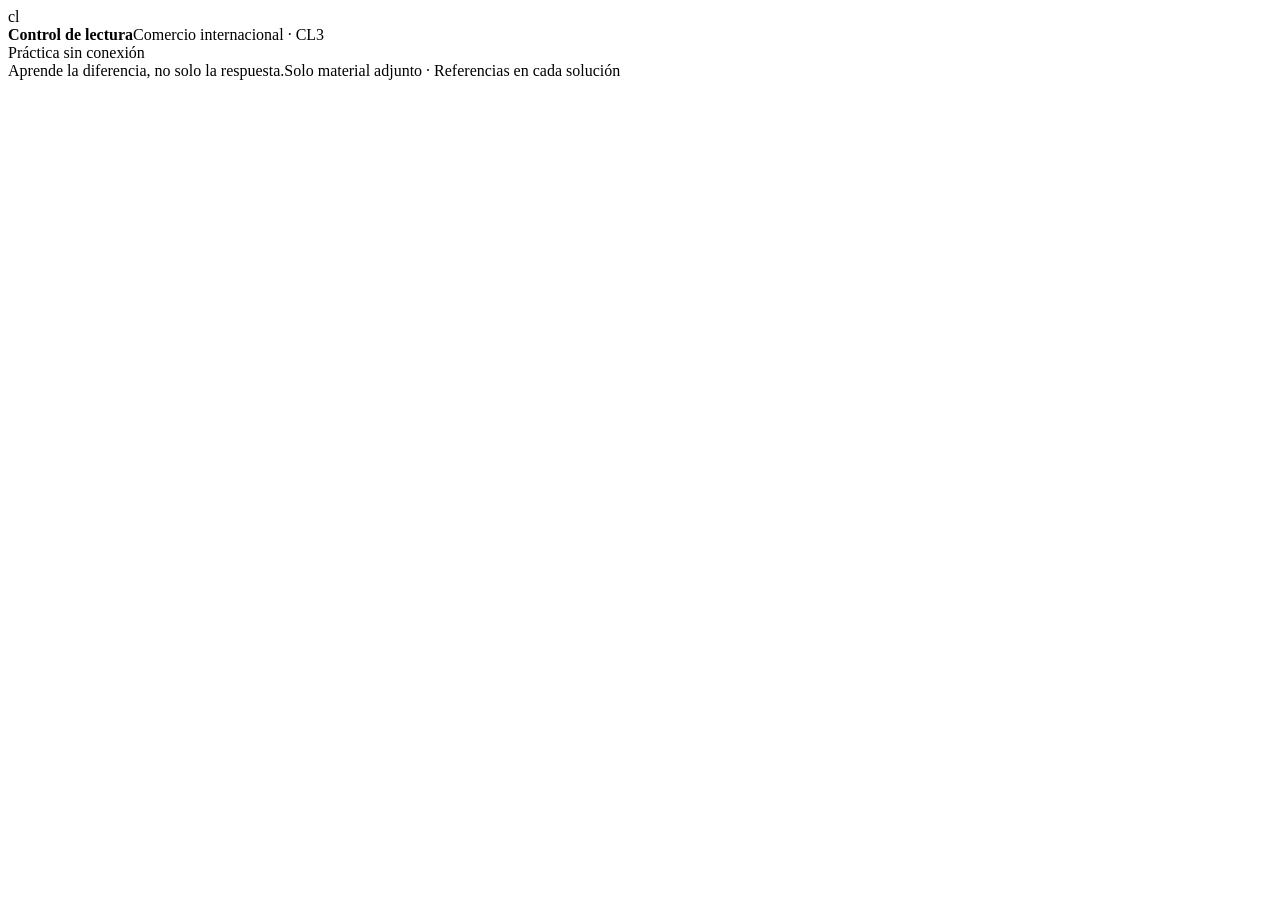
<file: plantilla.html>
<!doctype html>
<html lang="es">
<head><meta charset="utf-8"><meta name="viewport" content="width=device-width, initial-scale=1"><meta name="theme-color" content="#172c3c"><title>CL3 · Simulador de compraventa internacional</title><style>/* ESTILOS */</style></head>
<body><header class="top"><div class="shell"><div class="brand"><span class="monogram" aria-hidden="true">cl</span><div><strong>Control de lectura</strong><span class="eyebrow">Comercio internacional · CL3</span></div></div><span class="pill"><span class="offline-dot" aria-hidden="true"></span>Práctica sin conexión</span></div></header><main id="app"><noscript>Activa JavaScript en tu navegador para utilizar los botones y el temporizador.</noscript></main><footer><div class="shell"><span>Aprende la diferencia, no solo la respuesta.</span><span>Solo material adjunto · Referencias en cada solución</span></div></footer><dialog id="finish-dialog" aria-labelledby="finish-title"><div class="modal"><h2 id="finish-title">¿Finalizar este intento?</h2><p id="finish-message"></p><div class="actions"><button class="btn" data-action="cancel-stop" autofocus>Seguir practicando</button><button class="btn primary" data-action="confirm-stop">Finalizar y ver resultado</button></div></div></dialog><script>/* BANCO */</script><script>/* MOTOR */</script><script>/* INTERFAZ */</script></body>
</html>
</file>
